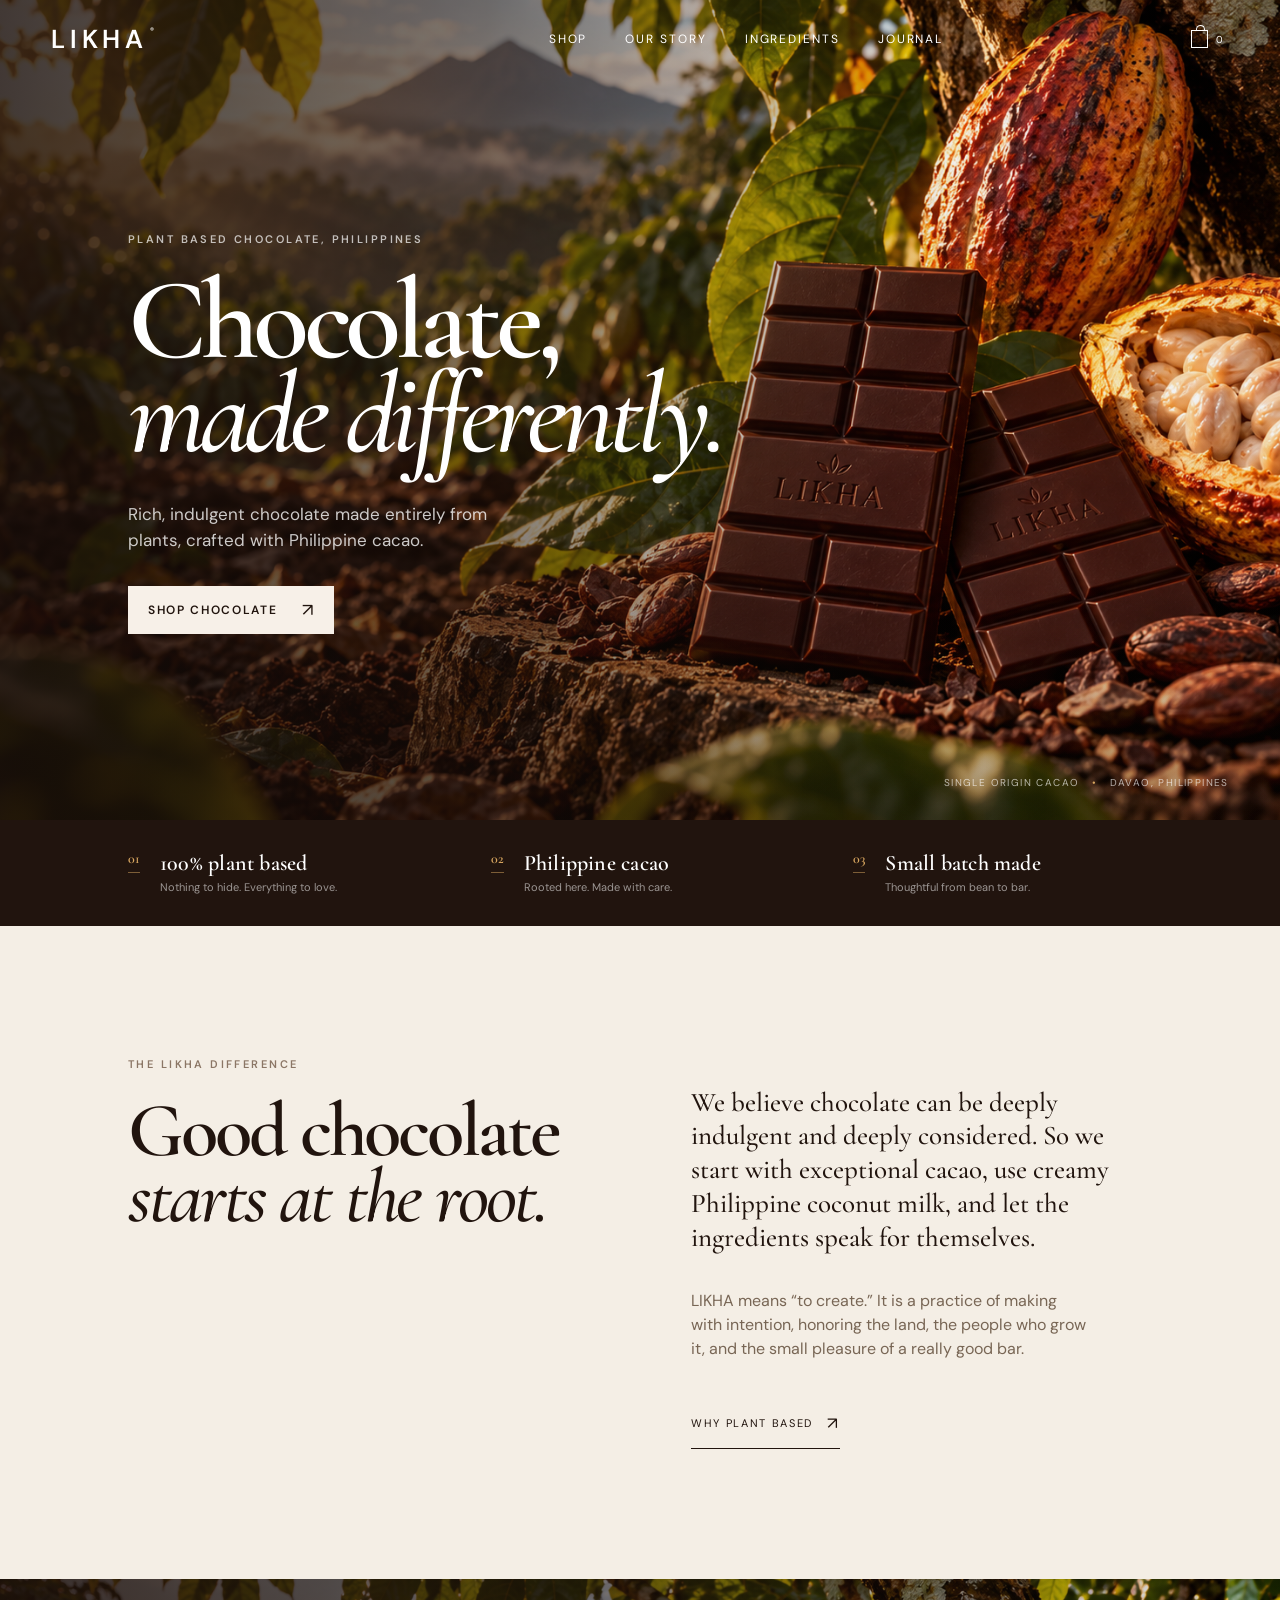
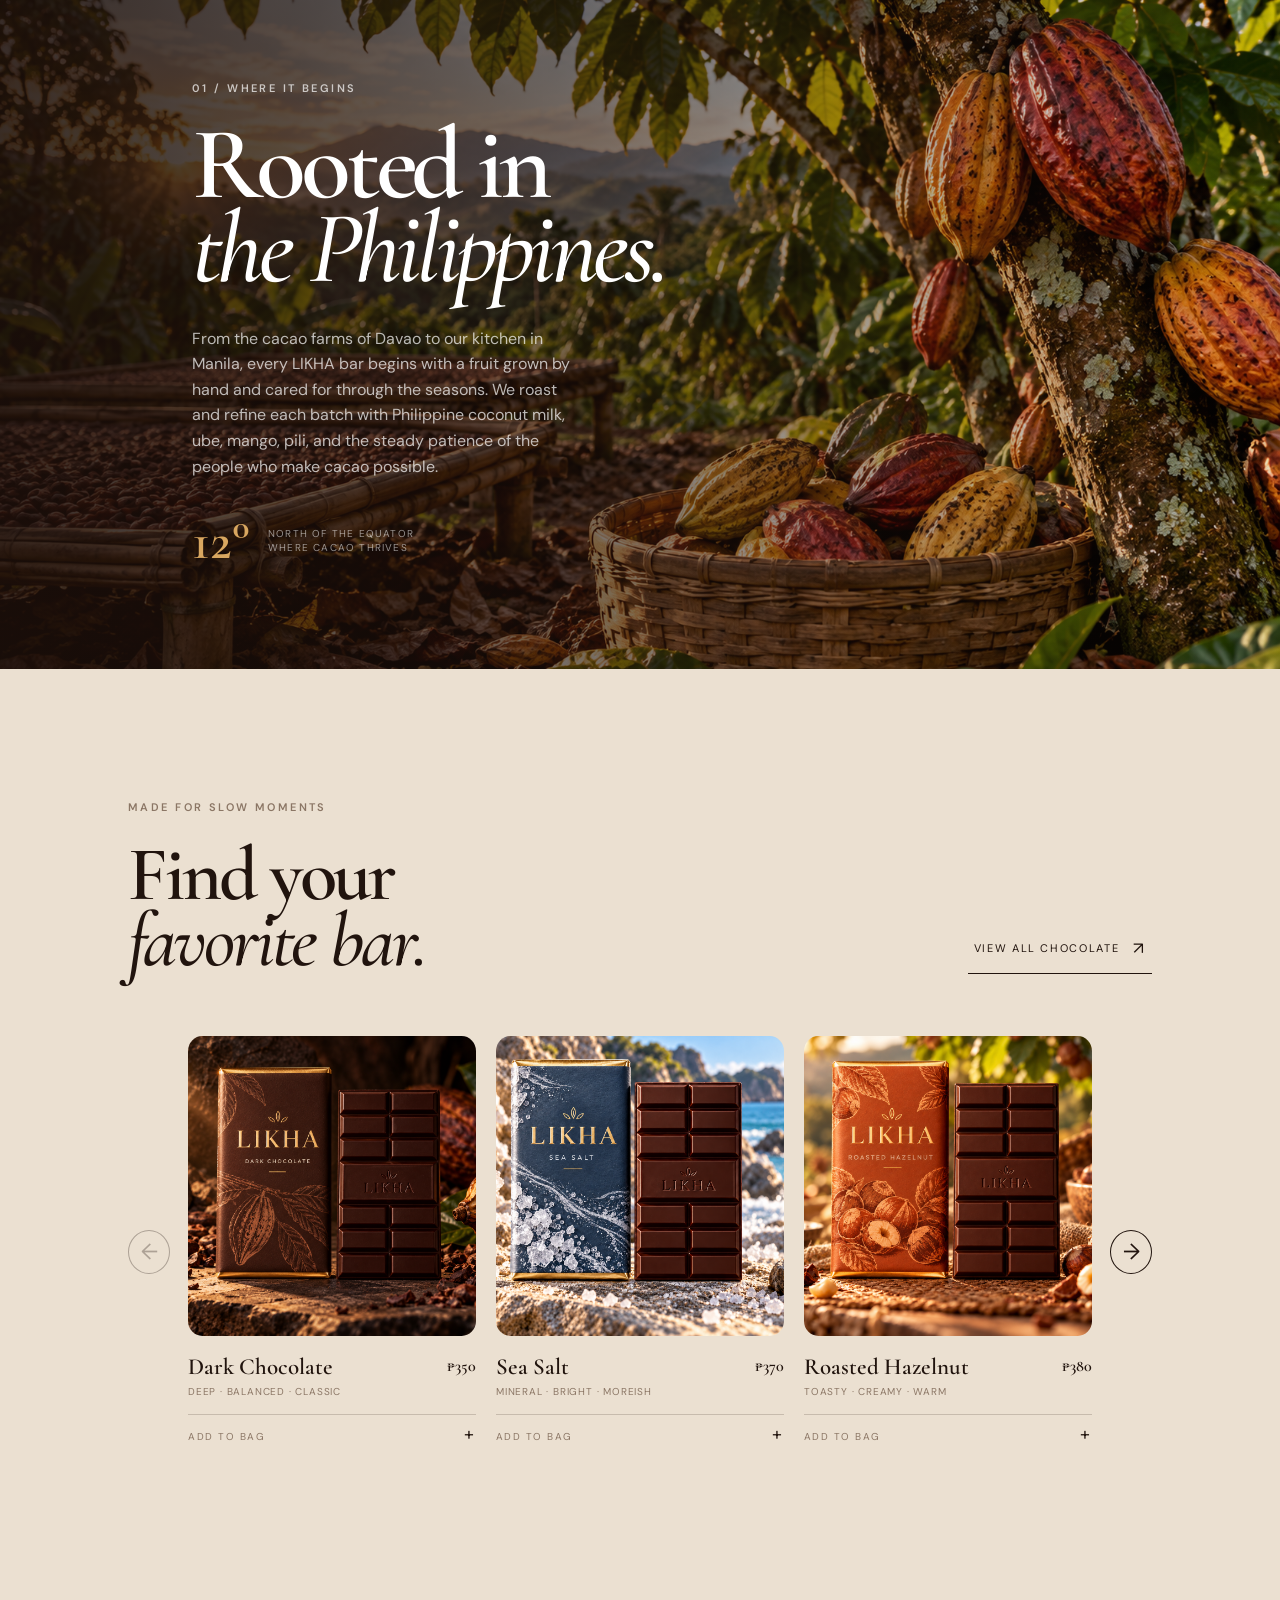
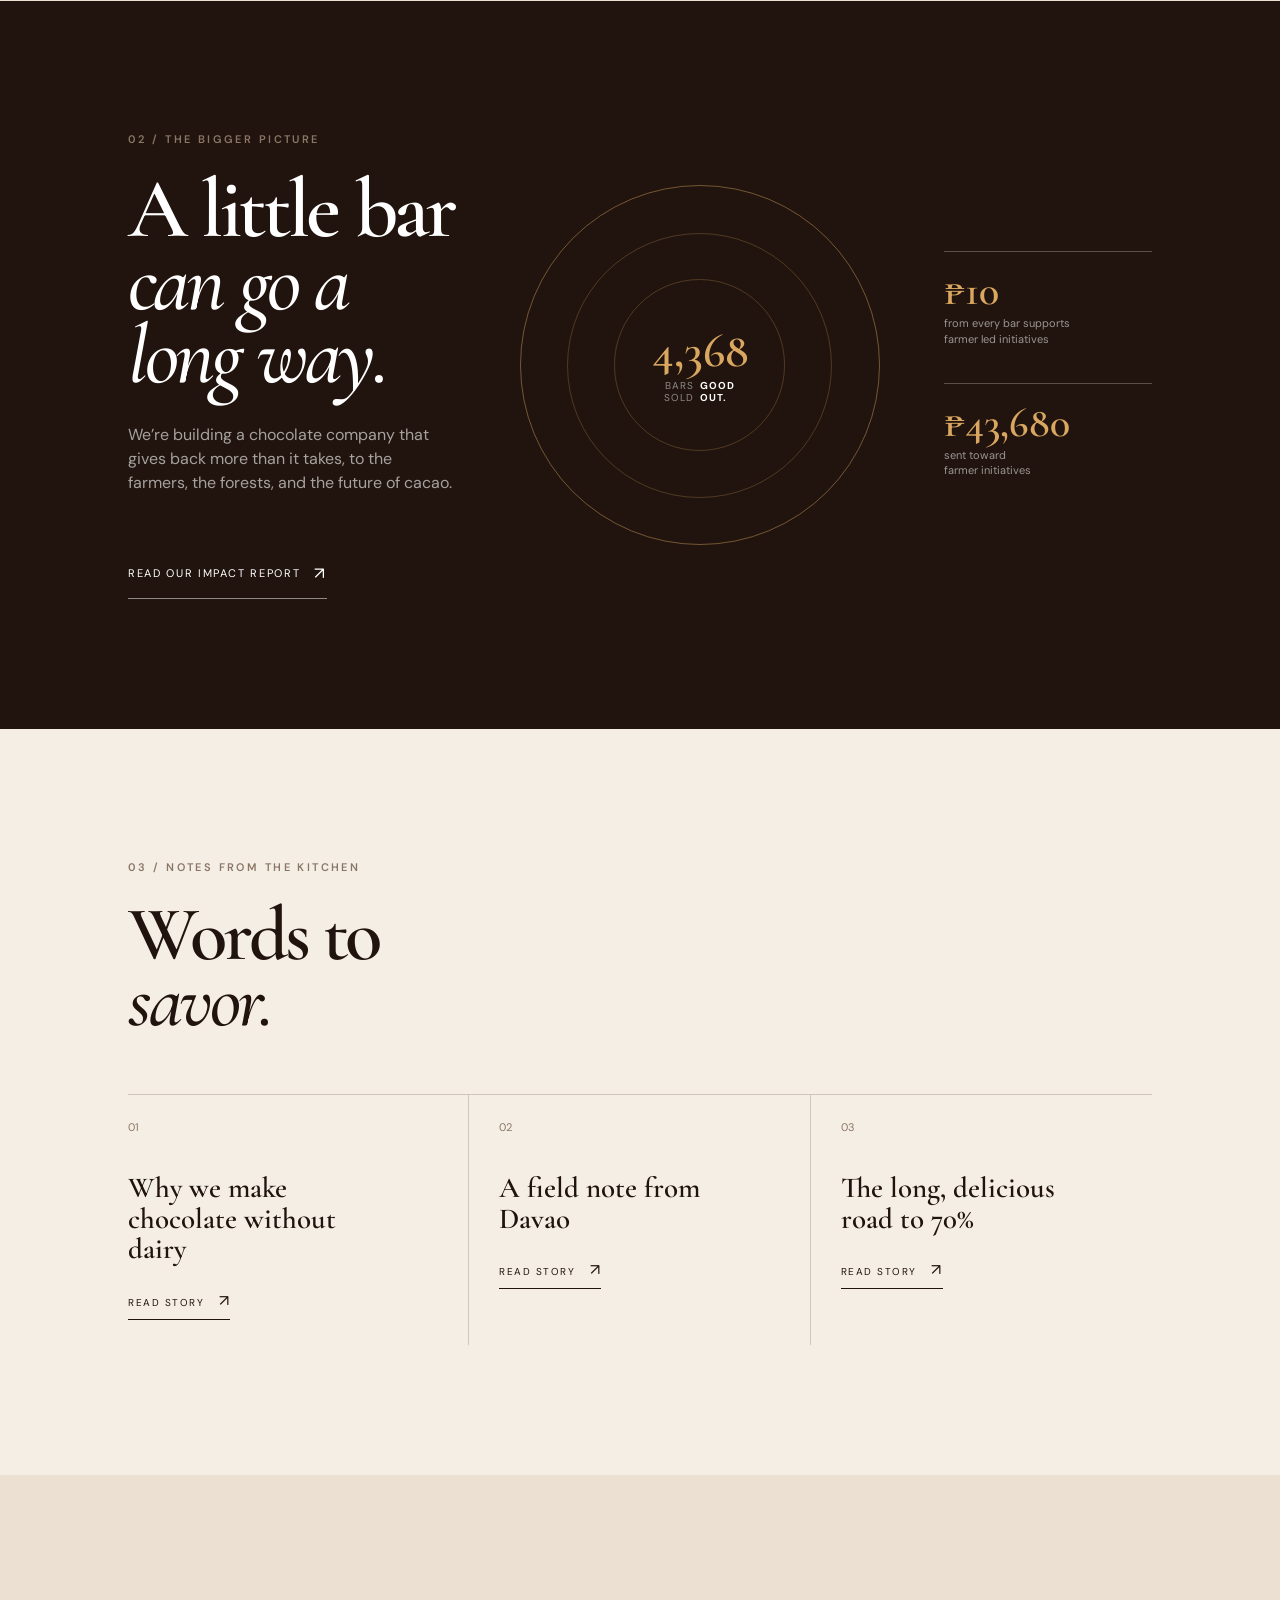
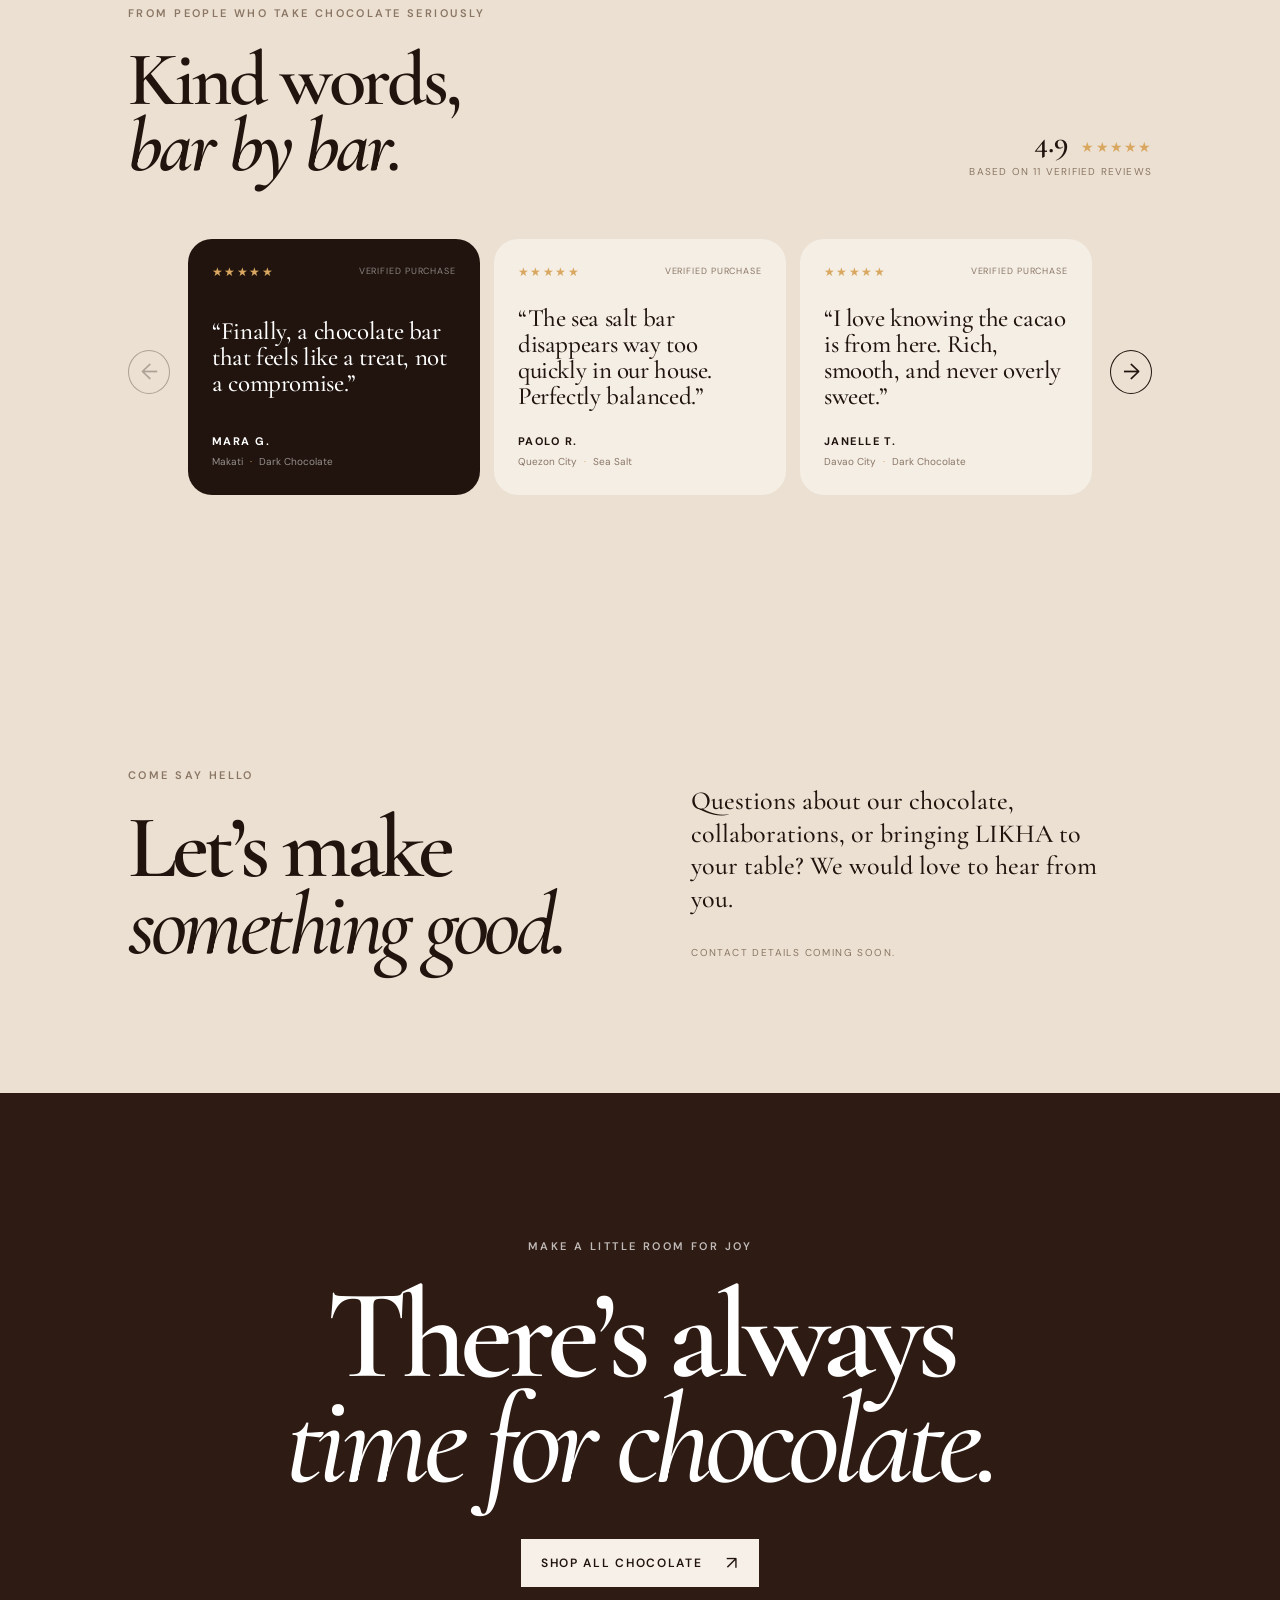
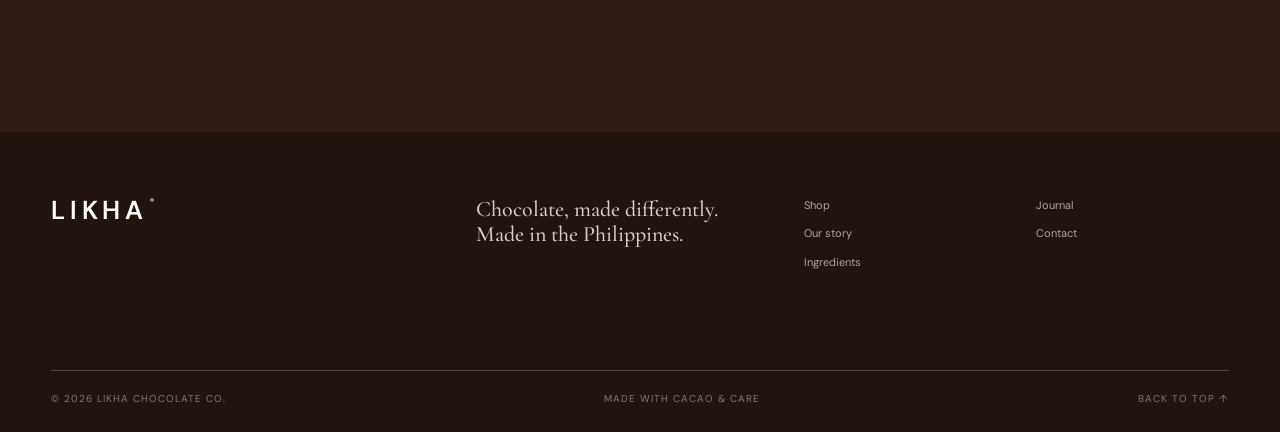
<file: index.html>
<!doctype html>
<html lang="en">
  <head>
    <meta charset="UTF-8" />
    <meta name="viewport" content="width=device-width, initial-scale=1.0" />
    <meta name="theme-color" content="#1f120d" />
    <meta name="description" content="LIKHA makes plant based chocolate with Philippine cacao." />
    <title>LIKHA, Chocolate made differently.</title>
    <link rel="icon" type="image/svg+xml" href="data:image/svg+xml,%3Csvg xmlns='http://www.w3.org/2000/svg' viewBox='0 0 32 32'%3E%3Crect width='32' height='32' rx='16' fill='%2321140e'/%3E%3Cpath d='M9 9h14v14H9z' fill='%23e4b46d' transform='rotate(45 16 16)'/%3E%3C/svg%3E" />
    <link rel="preconnect" href="https://fonts.googleapis.com" />
    <link rel="preconnect" href="https://fonts.gstatic.com" crossorigin />
    <link href="https://fonts.googleapis.com/css2?family=Cormorant+Garamond:wght@500;600;700&family=DM+Sans:wght@400;500;600&display=swap" rel="stylesheet" />
    <link rel="stylesheet" href="styles.css?v=20261010-product-mobile-frame" />
  </head>
  <body>
    <header class="site-header" id="top">
      <a class="wordmark" href="#top" aria-label="LIKHA home">LIKHA<span>®</span></a>
      <nav class="desktop-nav" aria-label="Primary navigation">
        <a href="#shop">Shop</a>
        <a href="#story">Our Story</a>
        <a href="#ingredients">Ingredients</a>
        <a href="#journal">Journal</a>
      </nav>
      <div class="header-actions">
        <button class="icon-button" aria-label="Open bag" id="bagButton"><span class="bag-icon"></span><small id="bagCount">0</small></button>
        <button class="menu-button" aria-label="Open menu" aria-expanded="false" id="menuButton"><i></i><i></i></button>
      </div>
      <nav class="mobile-nav" id="mobileNav" aria-label="Mobile navigation">
        <a href="#shop">Shop</a><a href="#story">Our Story</a><a href="#ingredients">Ingredients</a><a href="#journal">Journal</a>
      </nav>
    </header>

    <main>
      <section class="hero">
        <div class="hero-image" role="img" aria-label="A Philippine cacao grove with ripe cacao pods, beans, and embossed LIKHA chocolate bars"></div>
        <div class="hero-scrim"></div>
        <div class="hero-content">
          <p class="eyebrow light">Plant based chocolate, Philippines</p>
          <h1>Chocolate,<br /><em>made differently.</em></h1>
          <p class="hero-copy">Rich, indulgent chocolate made entirely from plants, crafted with Philippine cacao.</p>
          <a class="button button-light" href="#shop">Shop chocolate <b>↗</b></a>
        </div>
        <div class="hero-caption">Single origin cacao <span>•</span> Davao, Philippines</div>
      </section>

      <section class="values" id="values">
        <div class="value-item"><span class="value-number">01</span><div><strong>100% plant based</strong><small>Nothing to hide. Everything to love.</small></div></div>
        <div class="value-item"><span class="value-number">02</span><div><strong>Philippine cacao</strong><small>Rooted here. Made with care.</small></div></div>
        <div class="value-item"><span class="value-number">03</span><div><strong>Small batch made</strong><small>Thoughtful from bean to bar.</small></div></div>
      </section>

      <section class="story section-pad" id="story">
        <div class="story-intro">
          <p class="eyebrow">The LIKHA difference</p>
          <h2><span class="headline-line">Good chocolate</span><br /><em>starts at the<br class="mobile-break" /> root.</em></h2>
        </div>
        <div class="story-body">
          <p class="large-copy">We believe chocolate can be deeply indulgent and deeply considered. So we start with exceptional cacao, use creamy Philippine coconut milk, and let the ingredients speak for themselves.</p>
          <p>LIKHA means “to create.” It is a practice of making with intention, honoring the land, the people who grow it, and the small pleasure of a really good bar.</p>
          <a class="text-link" href="plant-based.html">Why plant based <span>↗</span></a>
        </div>
      </section>

      <section class="origin" id="ingredients">
        <div class="origin-image" role="img" aria-label="Cacao trees, ripe pods, drying beans, and woven harvest baskets in a Philippine farm"></div>
        <div class="origin-copy">
          <p class="eyebrow light">01 / Where it begins</p>
          <h2><span class="origin-line">Rooted in</span><span class="origin-line"><em>the Philippines.</em></span></h2>
          <p>From the cacao farms of Davao to our kitchen in Manila, every LIKHA bar begins with a fruit grown by hand and cared for through the seasons. We roast and refine each batch with Philippine coconut milk, ube, mango, pili, and the steady patience of the people who make cacao possible.</p>
          <div class="origin-stat"><strong>12°</strong><span>north of the equator<br />where cacao thrives</span></div>
        </div>
      </section>

      <section class="shop section-pad" id="shop">
        <div class="section-heading"><div><p class="eyebrow">Made for slow moments</p><h2>Find your<br /><em>favorite bar.</em></h2></div><button class="text-link view-all-button" id="viewAllChocolate" type="button" aria-expanded="false">View all chocolate <span>↗</span></button></div>
        <div class="product-carousel"><button class="product-arrow product-prev" aria-label="Previous chocolate products">←</button><div class="product-window"><div class="products">
          <article class="product-card" data-name="Dark Chocolate">
            <div class="product-art art-dark"><span>70%</span><i></i></div><div class="product-meta"><div><h3>Dark Chocolate</h3><p>Deep · Balanced · Classic</p></div><strong>₱350</strong></div><button class="add-button">Add to bag <span>+</span></button>
          </article>
          <article class="product-card" data-name="Sea Salt">
            <div class="product-art art-salt"><span>70%</span><i></i></div><div class="product-meta"><div><h3>Sea Salt</h3><p>Mineral · Bright · Moreish</p></div><strong>₱370</strong></div><button class="add-button">Add to bag <span>+</span></button>
          </article>
          <article class="product-card" data-name="Roasted Hazelnut">
            <div class="product-art art-hazelnut"><span>55%</span><i></i></div><div class="product-meta"><div><h3>Roasted Hazelnut</h3><p>Toasty · Creamy · Warm</p></div><strong>₱380</strong></div><button class="add-button">Add to bag <span>+</span></button>
          </article>
          <article class="product-card" data-name="Calamansi">
            <div class="product-art art-calamansi"><span>60%</span><i></i></div><div class="product-meta"><div><h3>Calamansi</h3><p>Citrus · Fragrant · Bright</p></div><strong>₱360</strong></div><button class="add-button">Add to bag <span>+</span></button>
          </article>
          <article class="product-card" data-name="Ube">
            <div class="product-art art-ube"><span>55%</span><i></i></div><div class="product-meta"><div><h3>Ube</h3><p>Velvety · Toasty · Floral</p></div><strong>₱390</strong></div><button class="add-button">Add to bag <span>+</span></button>
          </article>
          <article class="product-card" data-name="Mango">
            <div class="product-art art-mango"><span>55%</span><i></i></div><div class="product-meta"><div><h3>Mango</h3><p>Sunlit · Creamy · Tropical</p></div><strong>₱380</strong></div><button class="add-button">Add to bag <span>+</span></button>
          </article>
          <article class="product-card" data-name="Pili Coconut Milk">
            <div class="product-art art-pili"><span>60%</span><i></i></div><div class="product-meta"><div><h3>Pili Coconut Milk</h3><p>Nutty · Silky · Deep</p></div><strong>₱390</strong></div><button class="add-button">Add to bag <span>+</span></button>
          </article>
          <article class="product-card" data-name="Barako">
            <div class="product-art art-barako"><span>60%</span><i></i></div><div class="product-meta"><div><h3>Barako</h3><p>Bold · Roasted · Aromatic</p></div><strong>₱400</strong></div><button class="add-button">Add to bag <span>+</span></button>
          </article>
            <article class="product-card gift-card" data-name="LIKHA Gift Box">
            <div class="product-art art-gift-box"><span>5 bars</span><i></i></div><div class="product-meta"><div><h3>LIKHA Gift Box</h3><p>All five flavors · Gift ready</p></div><strong>₱1,750</strong></div><button class="add-button">Add to bag <span>+</span></button>
          </article>
        </div></div><button class="product-arrow product-next" aria-label="Next chocolate products">→</button></div>
      </section>

      <section class="impact section-pad">
        <div class="impact-copy"><p class="eyebrow">02 / The bigger picture</p><h2>A little bar<br /><em>can go a long way.</em></h2><p>We’re building a chocolate company that gives back more than it takes, to the farmers, the forests, and the future of cacao.</p><a class="text-link" href="impact.html">Read our impact report <span>↗</span></a></div>
        <div class="impact-ring"><div class="ring-inner"><strong data-bars-sold>0</strong><span>bars<br />sold</span><b>good<br />out.</b></div></div>
        <div class="impact-notes"><div><strong>₱10</strong><span>from every bar supports<br />farmer led initiatives</span></div><div><strong data-farmer-impact>₱0</strong><span>sent toward<br />farmer initiatives</span></div></div>
      </section>

      <section class="journal section-pad" id="journal">
        <div class="section-heading"><div><p class="eyebrow">03 / Notes from the kitchen</p><h2>Words to<br /><em>savor.</em></h2></div></div>
        <div class="journal-carousel"><button class="journal-arrow journal-prev" id="journalPrev" aria-label="Previous journal stories">←</button><div class="journal-window"><div class="journal-grid"><article><p class="journal-number">01</p><h3>Why we make chocolate without dairy</h3><a href="#journal" class="journal-link" data-story="dairy">Read story <span>↗</span></a></article><article><p class="journal-number">02</p><h3>A field note from Davao</h3><a href="#journal" class="journal-link" data-story="davao">Read story <span>↗</span></a></article><article><p class="journal-number">03</p><h3>The long, delicious road to 70%</h3><a href="#journal" class="journal-link" data-story="cacao">Read story <span>↗</span></a></article></div></div><button class="journal-arrow journal-next" id="journalNext" aria-label="Next journal stories">→</button></div>
      </section>

      <section class="reviews section-pad" id="reviews"><div class="reviews-heading"><div><p class="eyebrow">From people who take chocolate seriously</p><h2>Kind words,<br /><em>bar by bar.</em></h2></div><div class="review-summary"><strong>4.9 <span>★★★★★</span></strong><small>Based on 11 verified reviews</small></div></div><div class="review-carousel"><button class="review-arrow review-prev" aria-label="Previous customer reviews">←</button><div class="review-window"><div class="review-grid">
        <article class="review-card featured"><div class="review-top"><span class="review-stars">★★★★★</span><span class="review-verified">Verified purchase</span></div><blockquote>“Finally, a chocolate bar that feels like a treat, not a compromise.”</blockquote><div class="review-info"><strong>Mara G.</strong><span>Makati <i>·</i> Dark Chocolate</span></div></article>
        <article class="review-card"><div class="review-top"><span class="review-stars">★★★★★</span><span class="review-verified">Verified purchase</span></div><blockquote>“The sea salt bar disappears way too quickly in our house. Perfectly balanced.”</blockquote><div class="review-info"><strong>Paolo R.</strong><span>Quezon City <i>·</i> Sea Salt</span></div></article>
        <article class="review-card"><div class="review-top"><span class="review-stars">★★★★★</span><span class="review-verified">Verified purchase</span></div><blockquote>“I love knowing the cacao is from here. Rich, smooth, and never overly sweet.”</blockquote><div class="review-info"><strong>Janelle T.</strong><span>Davao City <i>·</i> Dark Chocolate</span></div></article>
        <article class="review-card"><div class="review-top"><span class="review-stars">★★★★★</span><span class="review-verified">Verified purchase</span></div><blockquote>“The calamansi is such a bright surprise. It tastes like the Philippines in one bite.”</blockquote><div class="review-info"><strong>Bea L.</strong><span>Cebu City <i>·</i> Calamansi</span></div></article>
        <article class="review-card"><div class="review-top"><span class="review-stars">★★★★★</span><span class="review-verified">Verified purchase</span></div><blockquote>“My go-to afternoon square. It has the depth of dark chocolate without the bitterness.”</blockquote><div class="review-info"><strong>Anton V.</strong><span>Pasig <i>·</i> Roasted Hazelnut</span></div></article>
        <article class="review-card"><div class="review-top"><span class="review-stars">★★★★★</span><span class="review-verified">Verified purchase</span></div><blockquote>“Beautiful packaging, thoughtful ingredients, and genuinely excellent chocolate.”</blockquote><div class="review-info"><strong>Sam C.</strong><span>Taguig <i>·</i> Sea Salt</span></div></article>
        <article class="review-card"><div class="review-top"><span class="review-stars">★★★★★</span><span class="review-verified">Verified purchase</span></div><blockquote>“I bought a box for gifts and kept three bars for myself. No regrets.”</blockquote><div class="review-info"><strong>Bianca M.</strong><span>Manila <i>·</i> Calamansi</span></div></article>
        <article class="review-card"><div class="review-top"><span class="review-stars">★★★★★</span><span class="review-verified">Verified purchase</span></div><blockquote>“The hazelnut bar is creamy and toasty in exactly the right way. A new favorite.”</blockquote><div class="review-info"><strong>Rafael D.</strong><span>Alabang <i>·</i> Roasted Hazelnut</span></div></article>
        <article class="review-card"><div class="review-top"><span class="review-stars">★★★★★</span><span class="review-verified">Verified purchase</span></div><blockquote>“You can taste the quality from the first snap. LIKHA makes plant based feel luxurious.”</blockquote><div class="review-info"><strong>Nicole F.</strong><span>San Juan <i>·</i> Dark Chocolate</span></div></article>
        <article class="review-card"><div class="review-top"><span class="review-stars">★★★★★</span><span class="review-verified">Verified purchase</span></div><blockquote>“A thoughtful local brand with a bar I’m happy to bring to every dinner.”</blockquote><div class="review-info"><strong>Carlo E.</strong><span>Pasay <i>·</i> Sea Salt</span></div></article>
        <article class="review-card"><div class="review-top"><span class="review-stars">★★★★★</span><span class="review-verified">Verified purchase</span></div><blockquote>“Bright, not sugary, and beautifully made. The calamansi bar is magic.”</blockquote><div class="review-info"><strong>Isla K.</strong><span>Antipolo <i>·</i> Calamansi</span></div></article>
      </div></div><button class="review-arrow review-next" aria-label="Next customer reviews">→</button></div></section>
      <section class="contact section-pad" id="contact"><div class="contact-copy"><p class="eyebrow">Come say hello</p><h2>Let’s make<br /><em>something good.</em></h2></div><div class="contact-body"><p>Questions about our chocolate, collaborations, or bringing LIKHA to your table? We would love to hear from you.</p><span class="contact-note">Contact details coming soon.</span></div></section>
      <section class="final-cta"><p class="eyebrow light">Make a little room for joy</p><h2>There’s always<br /><em>time for chocolate.</em></h2><a class="button button-light" href="#shop">Shop all chocolate <b>↗</b></a></section>
    </main>

    <footer class="site-footer"><div class="footer-top"><a class="wordmark" href="#top">LIKHA<span>®</span></a><p>Chocolate, made differently.<br />Made in the Philippines.</p><div class="footer-links"><a href="#shop">Shop</a><a href="#story">Our story</a><a href="#ingredients">Ingredients</a></div><div class="footer-links"><a href="#journal">Journal</a><a href="#contact">Contact</a></div></div><div class="footer-bottom"><span>© <span id="year"></span> LIKHA Chocolate Co.</span><span>Made with cacao & care</span><a href="#top">Back to top ↑</a></div></footer>
    <dialog class="product-dialog" id="productDialog" aria-labelledby="dialogTitle">
      <button class="dialog-close" id="dialogClose" type="button" aria-label="Close product details">×</button>
      <div class="dialog-layout">
        <div class="dialog-image" id="dialogImage" aria-label="Product photograph"></div>
        <div class="dialog-copy">
          <p class="eyebrow" id="dialogEyebrow">Made in the Philippines</p>
          <h2 id="dialogTitle">Dark Chocolate</h2>
          <p class="dialog-description" id="dialogDescription"></p>
          <div class="dialog-facts">
            <div><span>Ingredients</span><strong id="dialogIngredients"></strong></div>
            <div><span>Sourced from</span><strong id="dialogSource"></strong></div>
            <div><span>Format</span><strong id="dialogFormat"></strong></div>
          </div>
          <div class="dialog-story"><p class="eyebrow">The story in this bar</p><p id="dialogStory"></p></div>
          <p class="dialog-note" id="dialogNote"></p>
          <div class="dialog-actions"><strong id="dialogPrice"></strong><button class="button button-dark dialog-add" id="dialogAdd" type="button">Add to bag <b>+</b></button></div>
        </div>
      </div>
    </dialog>
    <dialog class="gift-dialog" id="giftDialog" aria-labelledby="giftDialogTitle">
      <button class="dialog-close" id="giftDialogClose" type="button" aria-label="Close gift box selection">×</button>
      <div class="gift-dialog-copy">
        <p class="eyebrow">Make it yours</p>
        <h2 id="giftDialogTitle">Choose your five flavours.</h2>
        <p class="gift-dialog-intro">Build a gift box that feels personal. Pick any five bars from the collection. Repeats are welcome.</p>
        <div class="flavour-picks" id="flavourPicks">
          <label><span>Bar 1</span><select aria-label="Gift box bar 1"></select></label>
          <label><span>Bar 2</span><select aria-label="Gift box bar 2"></select></label>
          <label><span>Bar 3</span><select aria-label="Gift box bar 3"></select></label>
          <label><span>Bar 4</span><select aria-label="Gift box bar 4"></select></label>
          <label><span>Bar 5</span><select aria-label="Gift box bar 5"></select></label>
        </div>
        <div class="gift-dialog-actions"><strong>₱1,750</strong><button class="button button-dark" id="giftDialogAdd" type="button">Add box to bag <b>+</b></button></div>
      </div>
    </dialog>
    <dialog class="journal-dialog" id="journalDialog" aria-labelledby="journalDialogTitle">
      <button class="dialog-close" id="journalDialogClose" type="button" aria-label="Close journal story">×</button>
      <div class="journal-dialog-copy">
        <p class="eyebrow">Notes from the kitchen</p>
        <h2 id="journalDialogTitle"></h2>
        <p id="journalDialogBody"></p>
      </div>
    </dialog>
    <dialog class="cart-dialog" id="cartDialog" aria-labelledby="cartDialogTitle">
      <button class="dialog-close" id="cartDialogClose" type="button" aria-label="Close shopping bag">×</button>
      <div class="cart-dialog-copy">
        <p class="eyebrow">Your selections</p>
        <h2 id="cartDialogTitle">Your collection.</h2>
        <div class="cart-items" id="cartItems"></div>
        <div class="cart-empty" id="cartEmpty">Your bag is waiting for chocolate.</div>
        <div class="cart-summary"><span>Items</span><strong id="cartSubtotal">₱0</strong></div>
        <button class="button button-dark cart-checkout" id="cartCheckout" type="button">Checkout <b>↗</b></button>
      </div>
    </dialog>
    <div class="toast" id="toast" role="status" aria-live="polite"></div>
    <script src="script.js?v=20261010-journal"></script>
    <script src="impact-counter.js"></script>
  </body>
</html>
</file>
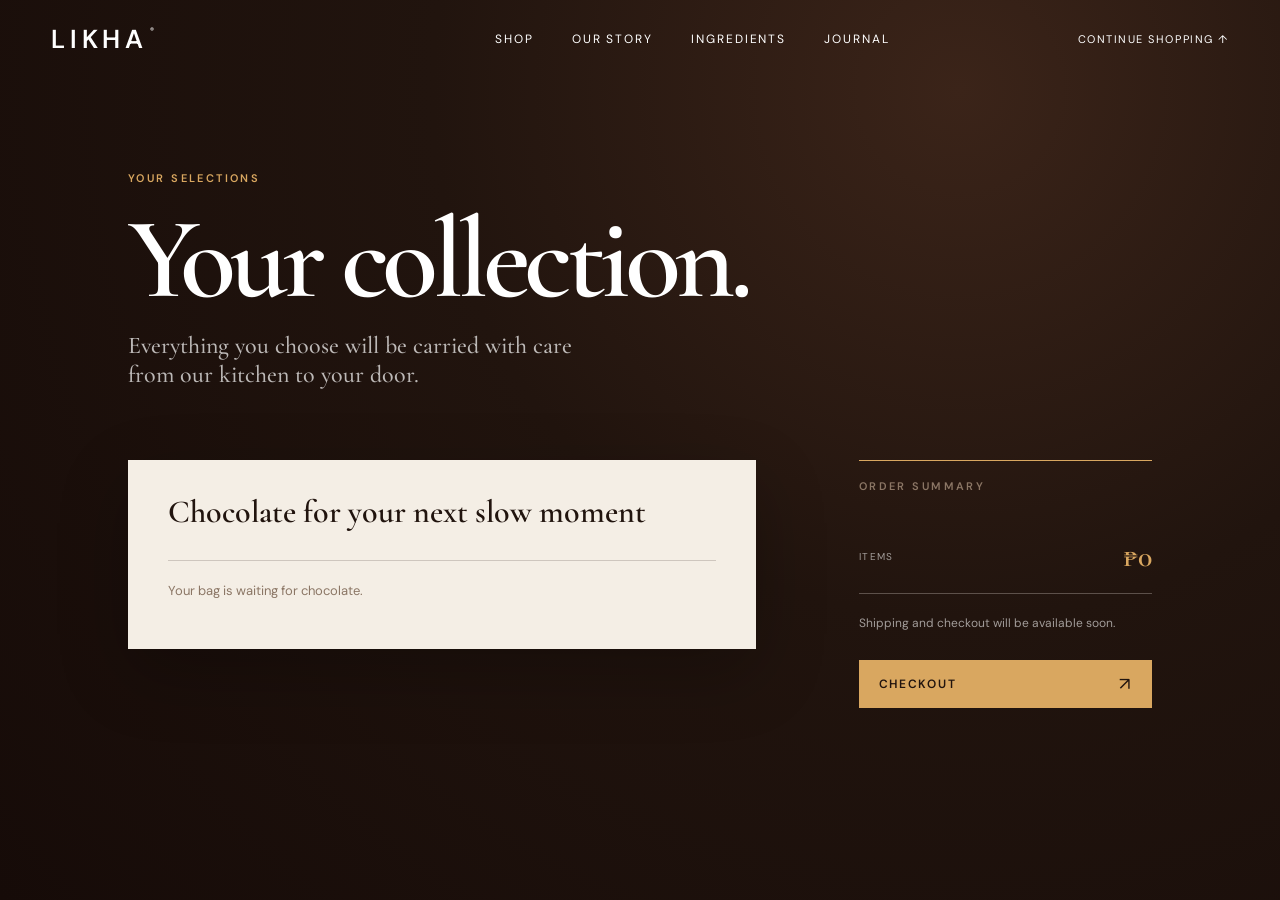
<file: cart.html>
<!doctype html>
<html lang="en">
  <head>
    <meta charset="UTF-8" />
    <meta name="viewport" content="width=device-width, initial-scale=1.0" />
    <meta name="theme-color" content="#21140e" />
    <meta name="description" content="Your LIKHA chocolate selections." />
    <title>LIKHA, Your collection</title>
    <link rel="stylesheet" href="styles.css" />
  </head>
  <body class="cart-page">
    <header class="site-header cart-page-header">
      <a class="wordmark" href="index.html" aria-label="LIKHA home">LIKHA<span>®</span></a>
      <nav class="desktop-nav" aria-label="Primary navigation">
        <a href="index.html#shop">Shop</a>
        <a href="index.html#story">Our story</a>
        <a href="index.html#ingredients">Ingredients</a>
        <a href="index.html#journal">Journal</a>
      </nav>
      <a class="cart-page-back" href="index.html#shop">Continue shopping ↑</a>
    </header>

    <main class="cart-page-main">
      <div class="cart-page-heading"><p class="eyebrow">Your selections</p><h1>Your collection.</h1><p>Everything you choose will be carried with care from our kitchen to your door.</p></div>
      <div class="cart-page-layout">
        <section class="cart-page-card" aria-labelledby="cartPageItemsTitle">
          <h2 id="cartPageItemsTitle">Chocolate for your next slow moment</h2>
          <div id="cartPageItems"></div>
          <p class="cart-page-empty" id="cartPageEmpty">Your bag is waiting for chocolate.</p>
        </section>
        <aside class="cart-page-summary">
          <p class="eyebrow">Order summary</p>
          <div><span>Items</span><strong id="cartPageSubtotal">₱0</strong></div>
          <p class="cart-page-note">Shipping and checkout will be available soon.</p>
          <button class="button button-dark" id="cartPageCheckout" type="button">Checkout <b>↗</b></button>
        </aside>
      </div>
    </main>
    <div class="toast" id="cartPageToast" role="status" aria-live="polite"></div>
    <script src="cart-page.js"></script>
  </body>
</html>
</file>
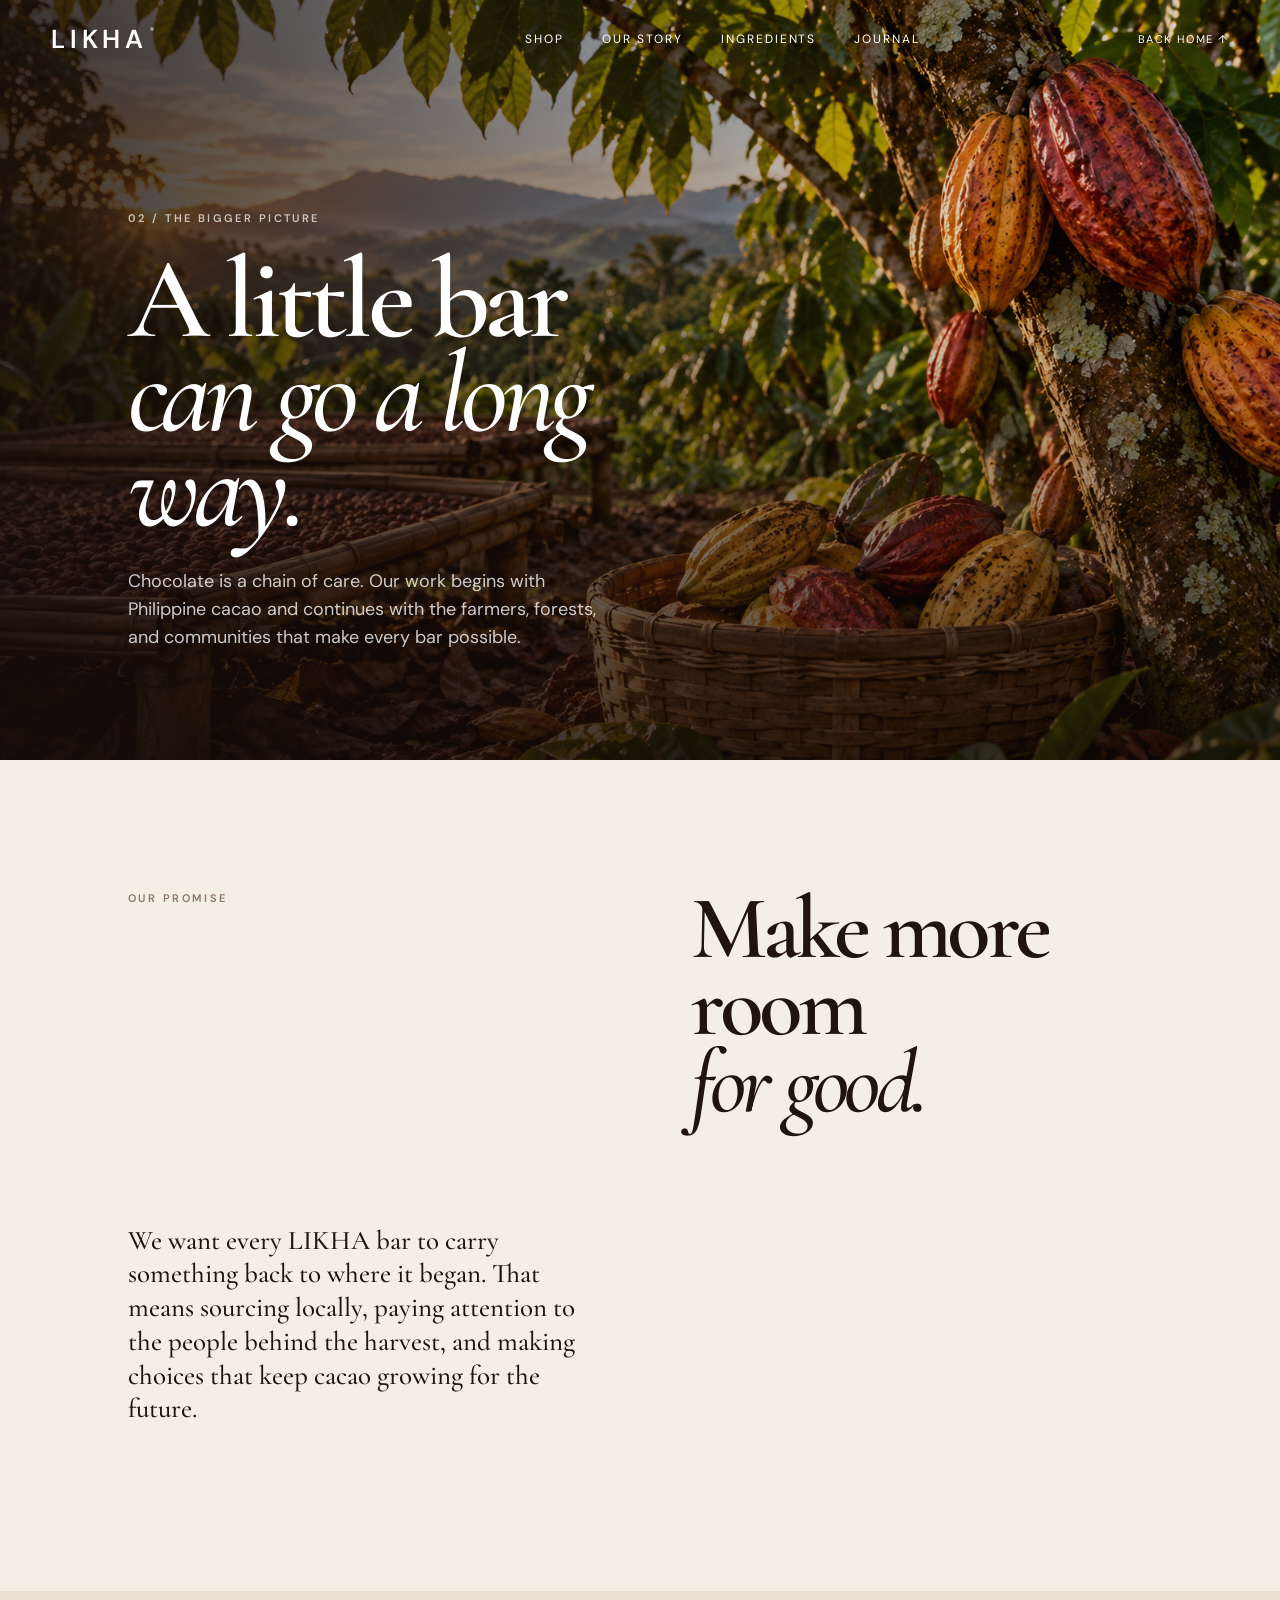
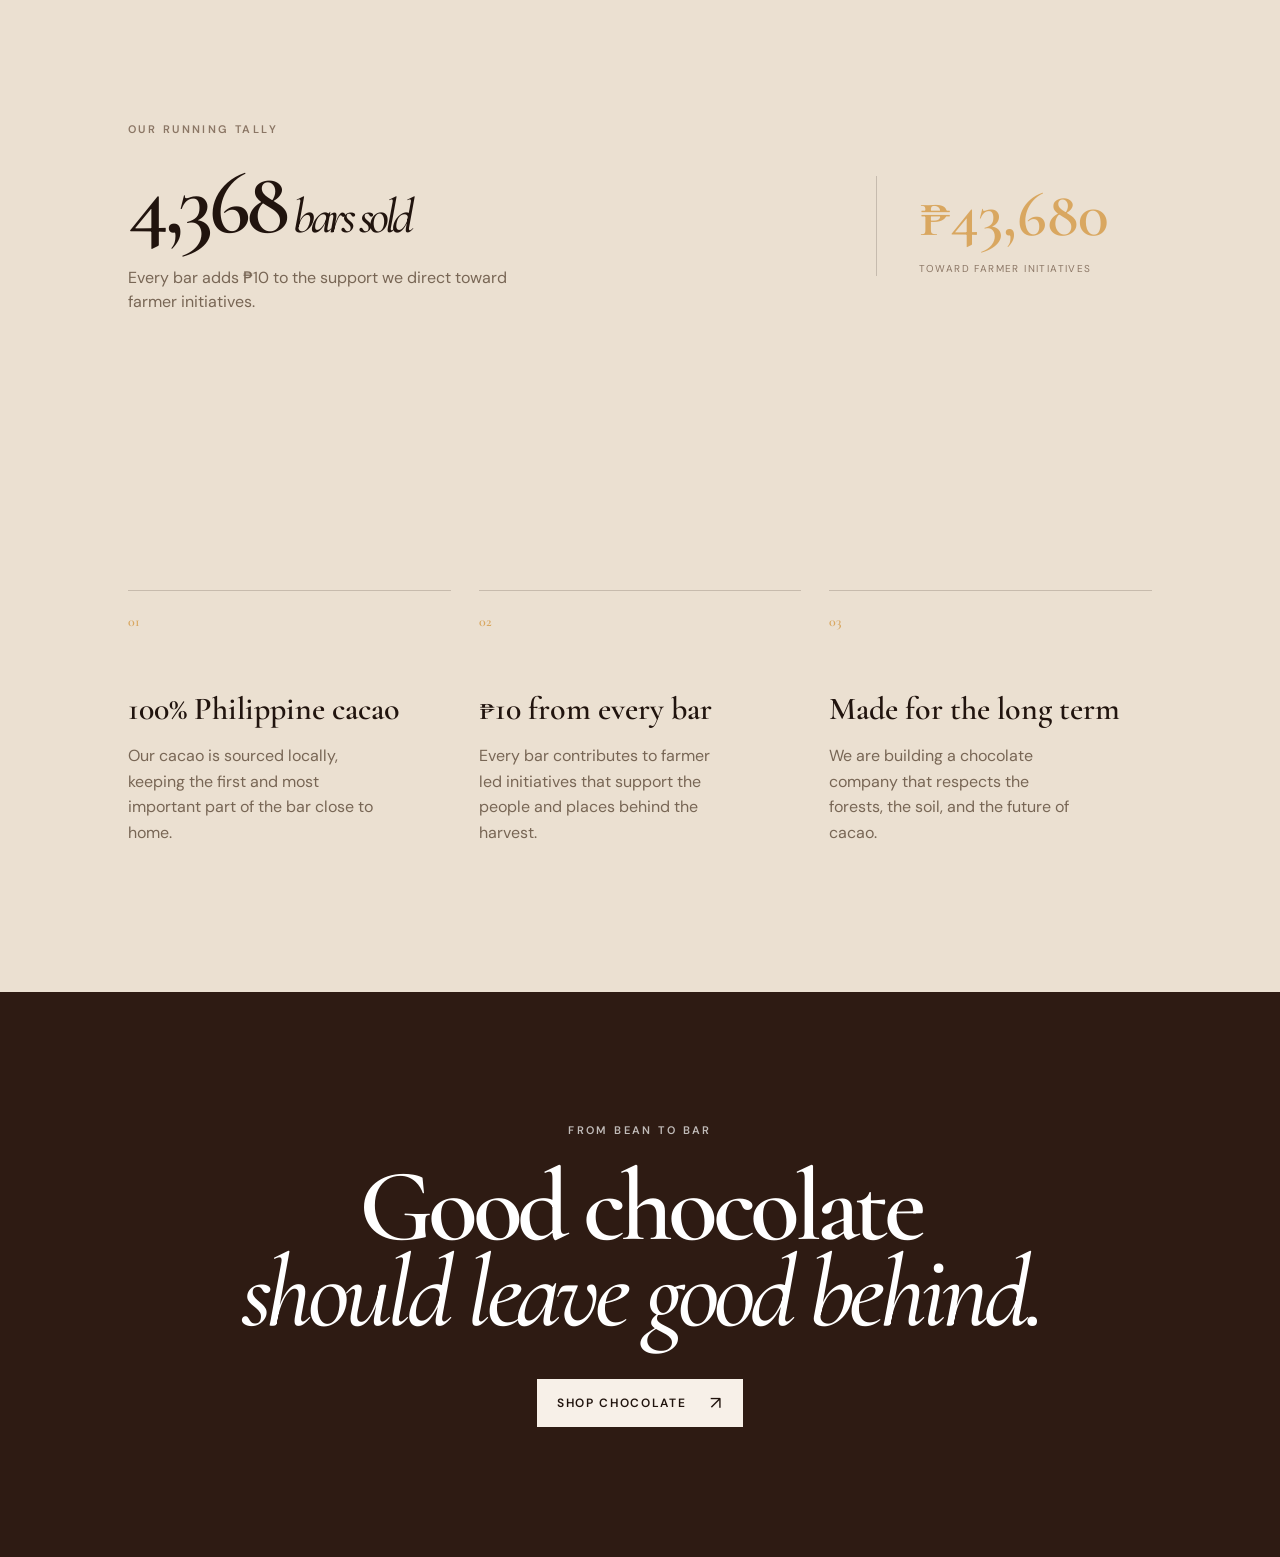
<file: impact.html>
<!doctype html>
<html lang="en">
  <head>
    <meta charset="UTF-8" />
    <meta name="viewport" content="width=device-width, initial-scale=1.0" />
    <meta name="theme-color" content="#21140e" />
    <meta name="description" content="How LIKHA supports Philippine cacao and the people who grow it." />
    <title>LIKHA, Our impact</title>
    <link rel="stylesheet" href="styles.css" />
  </head>
  <body class="impact-page">
    <header class="site-header impact-header">
      <a class="wordmark" href="index.html" aria-label="LIKHA home">LIKHA<span>®</span></a>
      <nav class="desktop-nav" aria-label="Primary navigation">
        <a href="index.html#shop">Shop</a>
        <a href="index.html#story">Our story</a>
        <a href="index.html#ingredients">Ingredients</a>
        <a href="index.html#journal">Journal</a>
      </nav>
      <a class="impact-back" href="index.html">Back home ↑</a>
    </header>

    <main>
      <section class="impact-page-hero">
        <div class="impact-page-hero-image" aria-hidden="true"></div>
        <div class="impact-page-hero-scrim"></div>
        <div class="impact-page-hero-copy">
          <p class="eyebrow light">02 / The bigger picture</p>
          <h1>A little bar<br /><em>can go a long way.</em></h1>
          <p>Chocolate is a chain of care. Our work begins with Philippine cacao and continues with the farmers, forests, and communities that make every bar possible.</p>
        </div>
      </section>

      <section class="impact-report-intro section-pad">
        <p class="eyebrow">Our promise</p>
        <h2>Make more room<br /><em>for good.</em></h2>
        <p class="large-copy">We want every LIKHA bar to carry something back to where it began. That means sourcing locally, paying attention to the people behind the harvest, and making choices that keep cacao growing for the future.</p>
      </section>

      <section class="impact-live-counter section-pad">
        <div><p class="eyebrow">Our running tally</p><h2><span data-bars-sold>0</span><em> bars sold</em></h2><p>Every bar adds ₱10 to the support we direct toward farmer initiatives.</p></div>
        <div class="impact-counter-total"><span data-farmer-impact>₱0</span><small>toward farmer initiatives</small></div>
      </section>

      <section class="impact-report-cards section-pad">
        <article><span>01</span><h3>100% Philippine cacao</h3><p>Our cacao is sourced locally, keeping the first and most important part of the bar close to home.</p></article>
        <article><span>02</span><h3>₱10 from every bar</h3><p>Every bar contributes to farmer led initiatives that support the people and places behind the harvest.</p></article>
        <article><span>03</span><h3>Made for the long term</h3><p>We are building a chocolate company that respects the forests, the soil, and the future of cacao.</p></article>
      </section>

      <section class="impact-report-close section-pad">
        <p class="eyebrow light">From bean to bar</p>
        <h2>Good chocolate<br /><em>should leave good behind.</em></h2>
        <a class="button button-light" href="index.html#shop">Shop chocolate <b>↗</b></a>
      </section>
    </main>
    <script src="impact-counter.js"></script>
  </body>
</html>
</file>
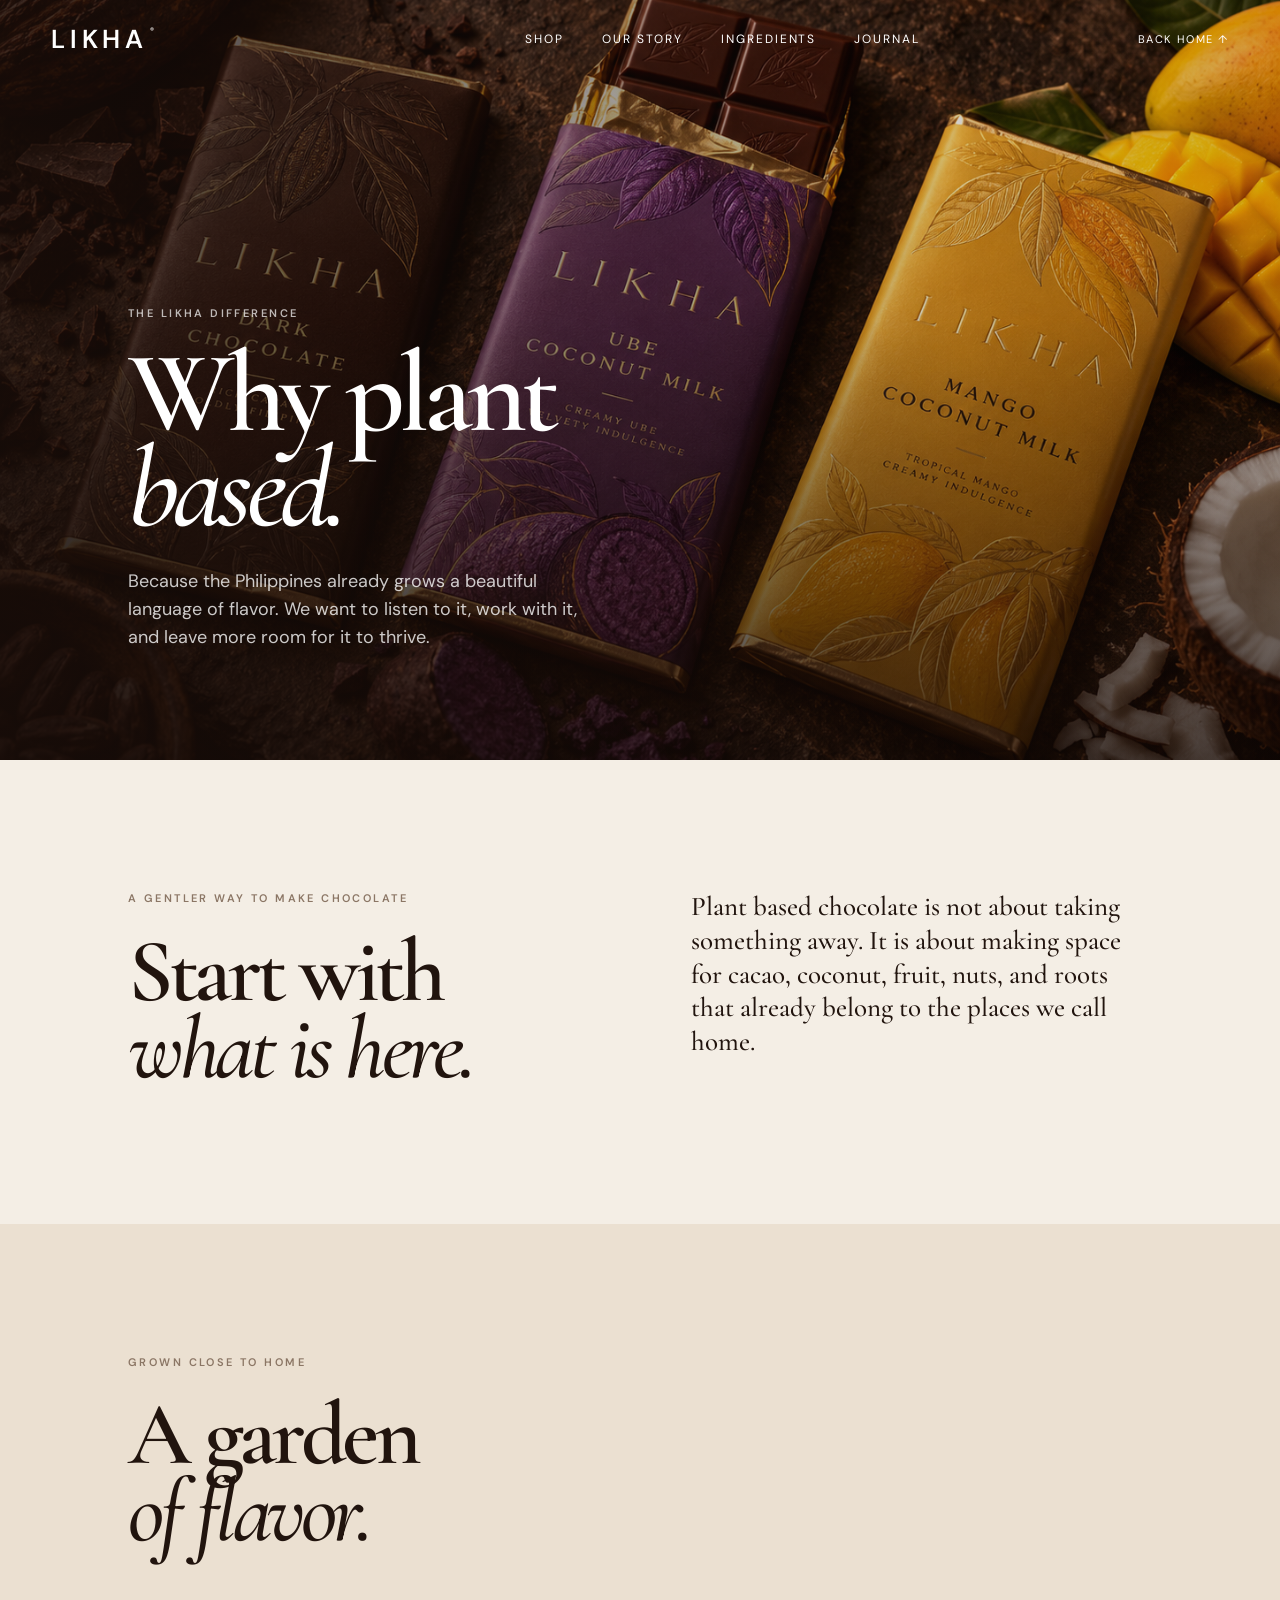
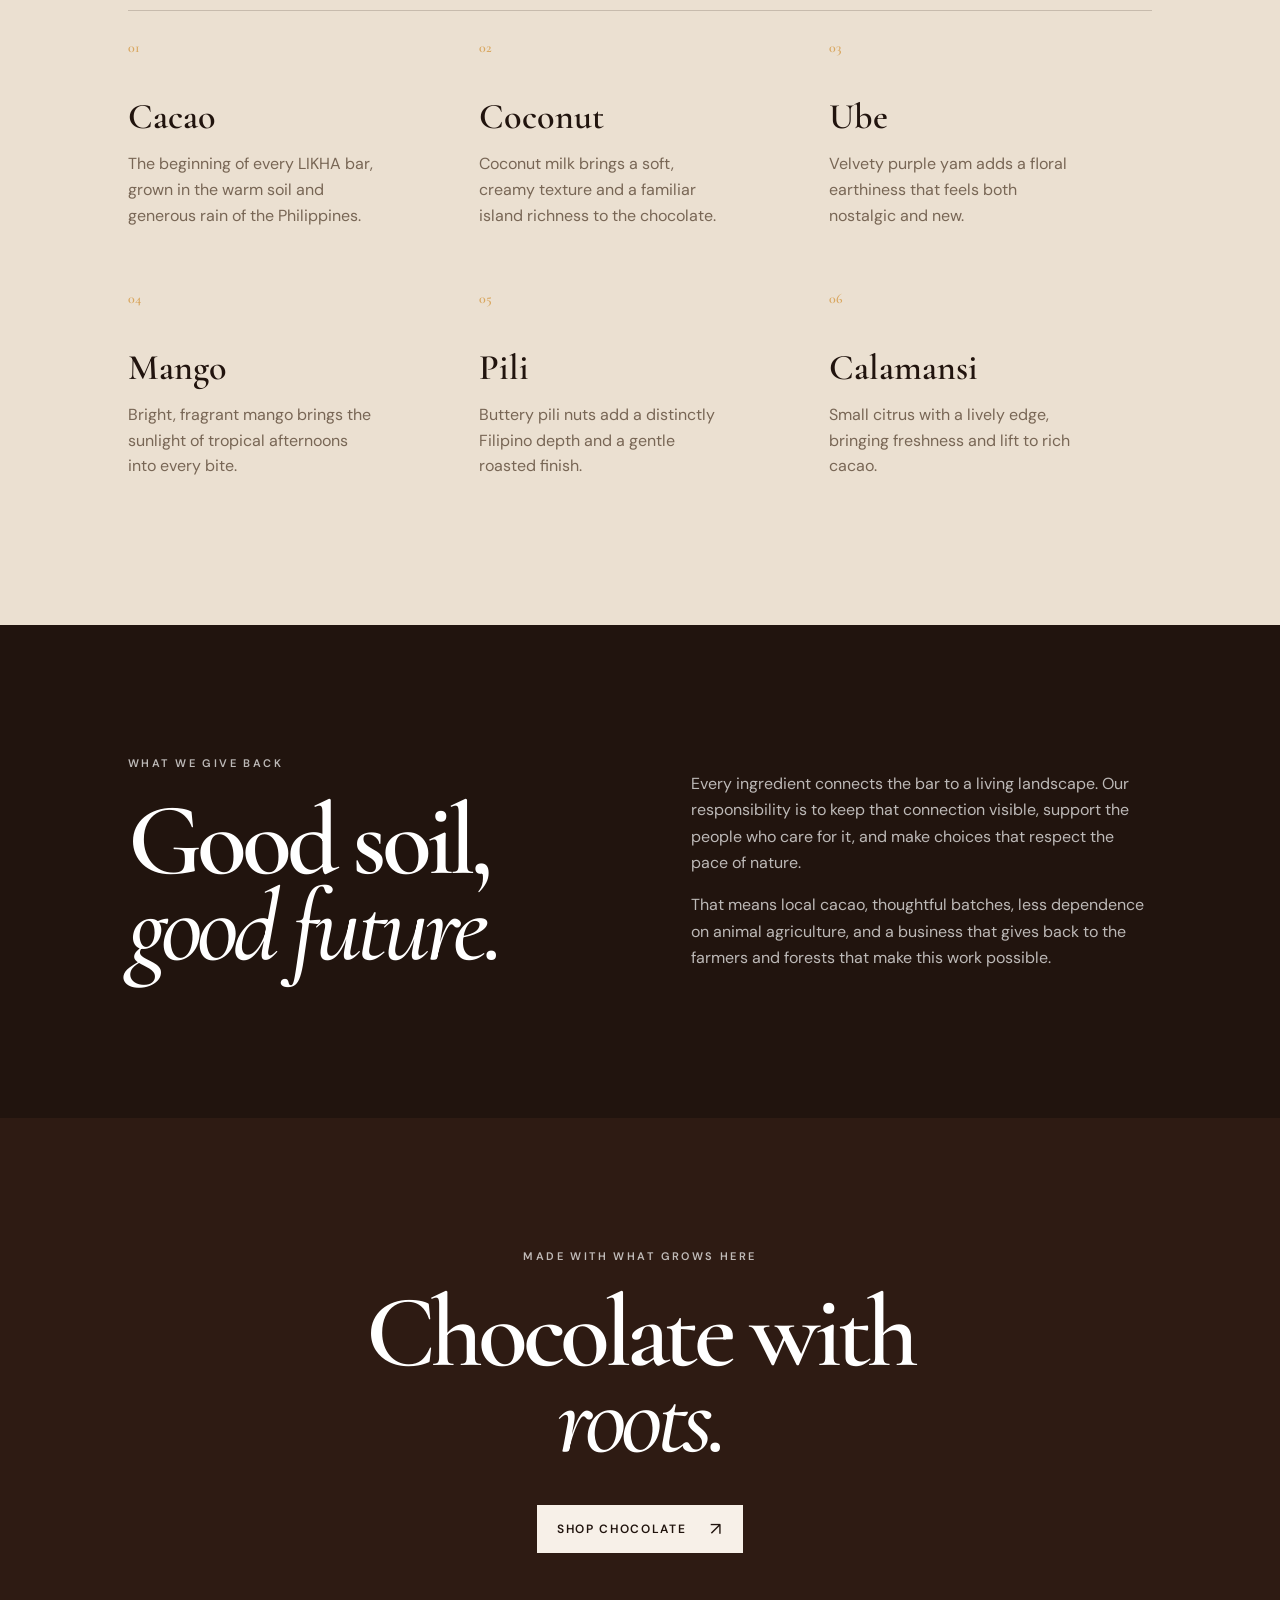
<file: plant-based.html>
<!doctype html>
<html lang="en">
  <head>
    <meta charset="UTF-8" />
    <meta name="viewport" content="width=device-width, initial-scale=1.0" />
    <meta name="theme-color" content="#21140e" />
    <meta name="description" content="Why LIKHA makes plant based chocolate with ingredients grown in the Philippines." />
    <title>LIKHA, Why plant based</title>
    <link rel="stylesheet" href="styles.css" />
  </head>
  <body class="plant-page">
    <header class="site-header plant-header">
      <a class="wordmark" href="index.html" aria-label="LIKHA home">LIKHA<span>®</span></a>
      <nav class="desktop-nav" aria-label="Primary navigation">
        <a href="index.html#shop">Shop</a>
        <a href="index.html#story">Our story</a>
        <a href="index.html#ingredients">Ingredients</a>
        <a href="index.html#journal">Journal</a>
      </nav>
      <a class="impact-back" href="index.html">Back home ↑</a>
    </header>

    <main>
      <section class="plant-page-hero">
        <div class="plant-page-image" aria-hidden="true"></div>
        <div class="plant-page-scrim"></div>
        <div class="plant-page-copy">
          <p class="eyebrow light">The LIKHA difference</p>
          <h1>Why plant<br /><em>based.</em></h1>
          <p>Because the Philippines already grows a beautiful language of flavor. We want to listen to it, work with it, and leave more room for it to thrive.</p>
        </div>
      </section>

      <section class="plant-intro section-pad">
        <div><p class="eyebrow">A gentler way to make chocolate</p><h2>Start with<br /><em>what is here.</em></h2></div>
        <p class="large-copy">Plant based chocolate is not about taking something away. It is about making space for cacao, coconut, fruit, nuts, and roots that already belong to the places we call home.</p>
      </section>

      <section class="ingredient-garden section-pad">
        <div class="section-heading"><div><p class="eyebrow">Grown close to home</p><h2>A garden<br /><em>of flavor.</em></h2></div></div>
        <div class="ingredient-grid">
          <article><span>01</span><h3>Cacao</h3><p>The beginning of every LIKHA bar, grown in the warm soil and generous rain of the Philippines.</p></article>
          <article><span>02</span><h3>Coconut</h3><p>Coconut milk brings a soft, creamy texture and a familiar island richness to the chocolate.</p></article>
          <article><span>03</span><h3>Ube</h3><p>Velvety purple yam adds a floral earthiness that feels both nostalgic and new.</p></article>
          <article><span>04</span><h3>Mango</h3><p>Bright, fragrant mango brings the sunlight of tropical afternoons into every bite.</p></article>
          <article><span>05</span><h3>Pili</h3><p>Buttery pili nuts add a distinctly Filipino depth and a gentle roasted finish.</p></article>
          <article><span>06</span><h3>Calamansi</h3><p>Small citrus with a lively edge, bringing freshness and lift to rich cacao.</p></article>
        </div>
      </section>

      <section class="nature-promise section-pad">
        <div class="nature-promise-copy"><p class="eyebrow light">What we give back</p><h2>Good soil,<br /><em>good future.</em></h2></div>
        <div class="nature-promise-body"><p>Every ingredient connects the bar to a living landscape. Our responsibility is to keep that connection visible, support the people who care for it, and make choices that respect the pace of nature.</p><p>That means local cacao, thoughtful batches, less dependence on animal agriculture, and a business that gives back to the farmers and forests that make this work possible.</p></div>
      </section>

      <section class="plant-page-close section-pad">
        <p class="eyebrow light">Made with what grows here</p>
        <h2>Chocolate with<br /><em>roots.</em></h2>
        <a class="button button-light" href="index.html#shop">Shop chocolate <b>↗</b></a>
      </section>
    </main>
  </body>
</html>
</file>
<file: styles.css>
@import url('https://fonts.googleapis.com/css2?family=Cormorant+Garamond:wght@500;600;700&family=DM+Sans:wght@400;500;600&display=swap');
:root{--cacao:#21140e;--cacao-2:#2e1b13;--cream:#f4eee5;--paper:#ebe0d1;--ink:#21140e;--muted:#8b7665;--gold:#d9a760;--line:rgba(33,20,14,.18);--serif:'Cormorant Garamond',Georgia,serif;--sans:'DM Sans',Arial,sans-serif}*{box-sizing:border-box}html{scroll-behavior:smooth}body{margin:0;background:var(--cream);color:var(--ink);font-family:var(--sans);font-size:16px;line-height:1.5}a{color:inherit;text-decoration:none}button{font:inherit;color:inherit;border:0;background:none;cursor:pointer} .site-header{height:78px;position:absolute;z-index:5;top:0;left:0;width:100%;padding:0 4vw;display:flex;align-items:center;justify-content:space-between;color:#fff}.wordmark{font:600 26px/1 var(--sans);letter-spacing:.18em}.wordmark span{font-size:8px;vertical-align:top;margin-left:2px;letter-spacing:0}.desktop-nav{display:flex;gap:38px;margin-left:12vw;font-size:12px;text-transform:uppercase;letter-spacing:.16em}.desktop-nav a,.footer-links a{transition:opacity .2s}.desktop-nav a:hover,.footer-links a:hover{opacity:.55}.header-actions{display:flex;align-items:center;gap:22px}.icon-button{display:flex;align-items:center;gap:8px;color:#fff}.bag-icon{width:17px;height:18px;border:1px solid currentColor;display:inline-block;position:relative}.bag-icon:before{content:'';position:absolute;width:7px;height:5px;border:1px solid currentColor;border-bottom:0;border-radius:6px 6px 0 0;top:-6px;left:4px}.icon-button small{font-size:10px}.menu-button,.mobile-nav{display:none}.hero{height:min(820px,100vh);min-height:680px;position:relative;display:flex;align-items:center;color:#fff;overflow:hidden}.hero-image,.origin-image{position:absolute;inset:0;background-image:url('./assets/likha-hero.png');background-size:cover;background-position:center}.hero-scrim{position:absolute;inset:0;background:linear-gradient(90deg,rgba(24,13,9,.82) 0%,rgba(24,13,9,.55) 38%,rgba(24,13,9,.05) 75%),linear-gradient(0deg,rgba(16,7,4,.35),transparent 30%)}.hero-content{position:relative;margin-left:10vw;margin-top:5vh;max-width:620px}.eyebrow{font-size:11px;text-transform:uppercase;letter-spacing:.22em;font-weight:600;color:var(--muted);margin:0 0 26px}.eyebrow.light{color:rgba(255,255,255,.7)}.eyebrow span{display:inline-block;width:26px;border-top:1px solid currentColor;margin:0 10px 3px}.hero h1,.origin h2,.final-cta h2{font:600 clamp(72px,9vw,142px)/.82 var(--serif);letter-spacing:-.05em;margin:0}.hero h1 em,.origin h2 em,.story h2 em,.shop h2 em,.impact h2 em,.journal h2 em,.final-cta h2 em{font-weight:500}.hero-copy{font-size:17px;max-width:365px;color:rgba(255,255,255,.78);margin:38px 0 32px;line-height:1.55}.button{display:inline-flex;align-items:center;gap:24px;padding:15px 20px;font-size:12px;font-weight:600;text-transform:uppercase;letter-spacing:.14em;transition:transform .2s,background .2s}.button:hover{transform:translateY(-2px)}.button b{font-size:18px;font-weight:400;line-height:0}.button-light{background:#f7f0e8;color:var(--ink)}.hero-caption,.scroll-cue{position:absolute;bottom:30px;font-size:10px;text-transform:uppercase;letter-spacing:.14em;color:rgba(255,255,255,.65)}.hero-caption{right:4vw}.hero-caption span{margin:0 8px;color:var(--gold)}.scroll-cue{left:4vw;writing-mode:vertical-rl;display:flex;gap:14px;align-items:center}.scroll-cue span{height:34px;border-left:1px solid rgba(255,255,255,.5)}.values{background:var(--cacao);color:#fff;display:grid;grid-template-columns:repeat(3,1fr);padding:30px 10vw;gap:5vw}.value-item{display:flex;gap:20px;align-items:flex-start}.value-number{font:600 14px var(--serif);color:var(--gold);border-bottom:1px solid rgba(217,167,96,.5);padding-bottom:5px}.value-item strong{display:block;font:600 22px var(--serif);letter-spacing:.01em}.value-item small{display:block;font-size:11px;color:rgba(255,255,255,.55);margin-top:3px}.section-pad{padding:130px 10vw}.story{display:grid;grid-template-columns:1fr 1fr;gap:8vw}.story h2,.shop h2,.impact h2,.journal h2{font:600 clamp(56px,6vw,94px)/.86 var(--serif);letter-spacing:-.04em;margin:0}.story-body{max-width:490px;padding-top:30px}.large-copy{font:500 27px/1.25 var(--serif);margin:0 0 35px}.story-body>p:not(.large-copy){color:#786655;max-width:400px}.text-link{display:inline-flex;align-items:center;gap:14px;border-bottom:1px solid var(--ink);padding-bottom:7px;font-size:11px;text-transform:uppercase;letter-spacing:.15em;margin-top:28px}.text-link span{font-size:17px;line-height:0}.origin{height:690px;position:relative;color:#fff;display:flex;align-items:center}.origin-image{background-position:center 55%;}.origin:after{content:'';position:absolute;inset:0;background:linear-gradient(90deg,rgba(28,15,10,.87) 0%,rgba(28,15,10,.58) 48%,rgba(28,15,10,.08) 100%)}.origin-copy{position:relative;z-index:1;margin-left:15vw;max-width:475px}.origin h2{font-size:clamp(70px,8vw,122px)}.origin-copy>p:not(.eyebrow){color:rgba(255,255,255,.7);font-size:16px;line-height:1.6;margin:35px 0;max-width:390px}.origin-stat{display:flex;gap:18px;align-items:center}.origin-stat strong{font:600 54px var(--serif);color:var(--gold);line-height:1}.origin-stat span{font-size:10px;line-height:1.4;text-transform:uppercase;letter-spacing:.12em;color:rgba(255,255,255,.55)}.shop{background:var(--paper)}.section-heading{display:flex;justify-content:space-between;align-items:flex-end;margin-bottom:60px}.products{display:grid;grid-template-columns:repeat(4,1fr);gap:20px}.product-art{height:365px;position:relative;display:flex;align-items:center;justify-content:center;overflow:hidden}.product-art:before{content:'';width:66%;height:52%;background:linear-gradient(135deg,#3a1d12,#140b08);box-shadow:0 24px 35px rgba(26,12,6,.35);transform:rotate(-12deg);position:absolute;transition:transform .5s}.product-card:hover .product-art:before{transform:rotate(-7deg) scale(1.04)}.product-art:after{content:'LIKHA';position:absolute;font:600 18px var(--sans);letter-spacing:.18em;transform:rotate(-12deg);color:#d7a35b}.product-art span{position:absolute;z-index:1;color:#d7a35b;font:500 13px var(--sans);letter-spacing:.1em;transform:rotate(-12deg) translateY(22px)}.product-art i{position:absolute;width:80%;height:75%;border:1px solid rgba(255,255,255,.08);transform:rotate(24deg);border-radius:50%}.art-dark{background:#d4bda1}.art-salt{background:#c8c0b1}.art-salt:before{background:linear-gradient(135deg,#51301c,#1d100b)}.art-hazelnut{background:#b9865d}.art-hazelnut:before{background:linear-gradient(135deg,#5b321c,#1f100b)}.art-calamansi{background:#c2a15e}.art-calamansi:before{background:linear-gradient(135deg,#59301a,#21100b)}.product-meta{display:flex;justify-content:space-between;gap:12px;padding:17px 0 12px;border-bottom:1px solid var(--line)}.product-meta h3{font:600 23px var(--serif);margin:0}.product-meta p{font-size:10px;color:var(--muted);text-transform:uppercase;letter-spacing:.08em;margin:3px 0}.product-meta>strong{font:600 16px var(--serif);padding-top:3px}.add-button{width:100%;text-align:left;font-size:10px;text-transform:uppercase;letter-spacing:.15em;padding:14px 0;color:var(--muted);display:flex;justify-content:space-between}.add-button span{font-size:18px;line-height:10px;color:var(--ink)}.impact{background:var(--cacao);color:#fff;display:grid;grid-template-columns:1.1fr .9fr .7fr;align-items:center;gap:5vw}.impact h2{font-size:clamp(58px,6.6vw,96px)}.impact-copy>p:not(.eyebrow){color:rgba(255,255,255,.6);max-width:330px;margin:32px 0}.impact-copy .text-link{border-color:rgba(255,255,255,.5)}.impact-ring{width:min(29vw,360px);height:min(29vw,360px);border:1px solid rgba(217,167,96,.45);border-radius:50%;display:grid;place-items:center;position:relative}.impact-ring:before,.impact-ring:after{content:'';position:absolute;border:1px solid rgba(217,167,96,.25);border-radius:50%;inset:13%;}.impact-ring:after{inset:26%}.ring-inner{text-align:center;z-index:1}.ring-inner strong{display:block;color:var(--gold);font:600 48px var(--serif)}.ring-inner span,.ring-inner b{display:inline-block;text-transform:uppercase;font-size:10px;letter-spacing:.12em;line-height:1.2}.ring-inner span{color:rgba(255,255,255,.5);text-align:right;margin-right:5px}.ring-inner b{color:#fff;text-align:left}.impact-notes{display:flex;flex-direction:column;gap:36px}.impact-notes div{border-top:1px solid rgba(255,255,255,.25);padding-top:13px}.impact-notes strong{display:block;color:var(--gold);font:600 42px var(--serif)}.impact-notes span{display:block;color:rgba(255,255,255,.55);font-size:11px;line-height:1.4}.journal{background:var(--cream)}.journal-grid{display:grid;grid-template-columns:repeat(3,1fr);border-top:1px solid var(--line)}.journal-grid article{padding:24px 30px 25px 0;border-right:1px solid var(--line);min-height:190px}.journal-grid article+article{padding-left:30px}.journal-grid article:last-child{border:0}.journal-number{font-size:11px;color:var(--muted);margin:0 0 38px}.journal-grid h3{font:600 29px/1.05 var(--serif);max-width:230px;margin:0}.journal-grid a{display:inline-block;margin-top:24px;font-size:10px;text-transform:uppercase;letter-spacing:.15em;border-bottom:1px solid var(--ink);padding-bottom:6px}.journal-grid a span{font-size:16px;margin-left:10px}.testimonial{background:var(--paper);text-align:center;padding:115px 20px 100px;position:relative}.quote-mark{font:600 95px/.5 var(--serif);color:var(--gold);height:52px}.testimonial blockquote{font:500 clamp(35px,4.5vw,64px)/.95 var(--serif);max-width:830px;margin:0 auto 28px;letter-spacing:-.03em}.testimonial p{font-size:11px;text-transform:uppercase;letter-spacing:.16em;color:var(--muted)}.quote-dots{display:flex;justify-content:center;gap:8px;margin-top:38px}.quote-dots span{width:5px;height:5px;border:1px solid var(--muted);border-radius:50%}.quote-dots .active{background:var(--ink);border-color:var(--ink)}.final-cta{background:var(--cacao-2);color:#fff;text-align:center;padding:145px 20px}.final-cta h2{font-size:clamp(72px,10vw,148px);margin-bottom:45px}.final-cta .eyebrow{margin-bottom:29px}.site-footer{background:var(--cacao);color:#fff;padding:65px 4vw 26px}.footer-top{display:grid;grid-template-columns:2fr 1.5fr 1fr 1fr;gap:3vw;padding-bottom:100px}.footer-top .wordmark{align-self:start}.footer-top p{font:500 22px/1.15 var(--serif);margin:0;color:rgba(255,255,255,.8)}.footer-links{display:flex;flex-direction:column;gap:12px;font-size:11px;color:rgba(255,255,255,.62)}.footer-bottom{border-top:1px solid rgba(255,255,255,.2);padding-top:20px;display:flex;justify-content:space-between;font-size:10px;letter-spacing:.1em;text-transform:uppercase;color:rgba(255,255,255,.42)}.toast{position:fixed;z-index:10;bottom:25px;left:50%;transform:translate(-50%,20px);background:var(--cream);color:var(--ink);padding:14px 22px;font-size:12px;box-shadow:0 8px 30px rgba(0,0,0,.2);opacity:0;pointer-events:none;transition:all .3s}.toast.show{opacity:1;transform:translate(-50%,0)}
@media(max-width:900px){.desktop-nav{gap:18px;margin-left:0}.hero-content{margin-left:8vw}.values{padding:25px 6vw;gap:22px}.value-item{gap:10px}.value-item strong{font-size:18px}.section-pad{padding:90px 7vw}.story{gap:5vw}.products{grid-template-columns:repeat(2,1fr);gap:34px 18px}.product-art{height:330px}.impact{grid-template-columns:1fr 1fr}.impact-ring{width:34vw;height:34vw}.impact-notes{grid-column:1/-1;flex-direction:row}.impact-notes div{flex:1}.origin-copy{margin-left:9vw}}
@media(max-width:640px){.site-header{height:68px;padding:0 6vw}.desktop-nav{display:none}.menu-button{display:flex;flex-direction:column;gap:5px;padding:8px 0}.menu-button i{display:block;width:24px;border-top:1px solid currentColor}.mobile-nav{position:absolute;top:68px;left:0;width:100%;background:var(--cacao);padding:22px 6vw 28px;flex-direction:column;gap:18px;font-size:13px;text-transform:uppercase;letter-spacing:.12em;transform:translateY(-120%);transition:transform .35s;display:flex}.mobile-nav.open{transform:translateY(0)}.hero{min-height:650px;height:88vh}.hero-image{background-position:60% center}.hero-content{margin:6vh 7vw 0}.hero h1{font-size:70px}.hero-copy{font-size:15px;max-width:290px;margin:28px 0}.hero-caption{right:7vw;bottom:22px;font-size:8px}.scroll-cue{left:7vw;bottom:18px}.values{grid-template-columns:1fr;padding:27px 8vw;gap:20px}.value-item small{font-size:10px}.story{grid-template-columns:1fr;gap:5px}.story h2{font-size:67px}.story-body{padding-top:24px}.large-copy{font-size:26px}.origin{height:690px}.origin-image{background-position:62% center}.origin:after{background:linear-gradient(90deg,rgba(28,15,10,.88),rgba(28,15,10,.35))}.origin-copy{margin:0 9vw}.origin h2{font-size:74px}.origin-copy>p:not(.eyebrow){font-size:15px;margin:28px 0}.section-heading{align-items:flex-start;flex-direction:column;gap:25px;margin-bottom:40px}.shop h2,.impact h2,.journal h2{font-size:67px}.products{grid-template-columns:1fr 1fr;gap:28px 12px}.product-art{height:205px}.product-meta{display:block}.product-meta h3{font-size:20px}.product-meta>strong{display:block;margin-top:4px}.product-meta p{font-size:9px}.add-button{font-size:9px}.impact{grid-template-columns:1fr;gap:55px;padding-bottom:85px}.impact-ring{width:64vw;height:64vw;justify-self:center}.impact-notes{grid-column:auto}.journal-grid{grid-template-columns:1fr}.journal-grid article,.journal-grid article+article{border-right:0;border-bottom:1px solid var(--line);padding:22px 0;min-height:145px}.journal-grid article+article{padding-left:0}.journal-number{margin-bottom:20px}.journal-grid h3{font-size:27px}.testimonial{padding:90px 25px 80px}.final-cta{padding:110px 20px}.final-cta h2{font-size:72px}.footer-top{grid-template-columns:1fr 1fr;gap:45px 20px;padding-bottom:70px}.footer-top .wordmark{grid-column:1/-1}.footer-top p{font-size:20px}.footer-bottom{flex-wrap:wrap;gap:12px}.footer-bottom span:nth-child(2){display:none}}

.reviews{background:var(--paper)}.reviews-heading{display:flex;align-items:flex-end;justify-content:space-between;margin-bottom:58px}.reviews h2{font:600 clamp(58px,6vw,94px)/.86 var(--serif);letter-spacing:-.04em;margin:0}.review-summary{text-align:right}.review-summary strong{display:block;font:600 31px var(--serif)}.review-summary strong span{font:14px var(--sans);color:var(--gold);letter-spacing:.08em;margin-left:6px}.review-summary small{display:block;color:var(--muted);font-size:10px;text-transform:uppercase;letter-spacing:.12em;margin-top:3px}.review-grid{display:grid;grid-template-columns:repeat(3,1fr);gap:14px}.review-card{background:var(--cream);padding:24px 24px 26px;min-height:235px;display:flex;flex-direction:column;justify-content:space-between;border-radius:24px}.review-card.featured{background:var(--cacao);color:#fff}.review-top{display:flex;justify-content:space-between;gap:10px;align-items:center}.review-stars{font-size:12px;letter-spacing:.12em;color:var(--gold)}.review-verified{font-size:9px;text-transform:uppercase;letter-spacing:.1em;color:var(--muted);white-space:nowrap}.featured .review-verified{color:rgba(255,255,255,.48)}.review-card blockquote{font:500 25px/1.04 var(--serif);letter-spacing:-.015em;margin:24px 0}.review-info strong{display:block;font-size:11px;text-transform:uppercase;letter-spacing:.13em}.review-info span{display:block;color:var(--muted);font-size:10px;margin-top:4px}.featured .review-info span{color:rgba(255,255,255,.53)}.review-info i{font-style:normal;color:var(--gold);padding:0 4px}
@media(max-width:900px){.review-grid{grid-template-columns:repeat(2,1fr)}}
@media(max-width:640px){.reviews-heading{display:block;margin-bottom:40px}.review-summary{text-align:left;margin-top:25px}.review-grid{display:flex;overflow-x:auto;gap:12px;padding-bottom:10px;scroll-snap-type:x mandatory;margin-right:-7vw}.review-card{min-width:82vw;scroll-snap-align:start}}

/* Review carousel controls */
.review-carousel{display:flex;align-items:center;gap:18px}.review-window{overflow:hidden;flex:1;min-width:0}.review-grid{display:flex;gap:14px;overflow-x:auto;scroll-behavior:smooth;scrollbar-width:none;padding:2px 0 12px}.review-grid::-webkit-scrollbar{display:none}.review-card{min-width:calc((100% - 28px) / 3)}.review-arrow{width:42px;height:42px;flex:0 0 42px;border:1px solid var(--ink);border-radius:50%;font-size:22px;line-height:1;display:grid;place-items:center;transition:background .2s,color .2s,transform .2s}.review-arrow:hover{background:var(--ink);color:var(--cream);transform:scale(1.05)}.review-arrow:disabled{opacity:.3;cursor:default;transform:none}.review-arrow:focus-visible{outline:2px solid var(--gold);outline-offset:4px}
@media(max-width:900px){.review-card{min-width:calc((100% - 14px) / 2)}}
@media(max-width:640px){.review-carousel{gap:8px}.review-arrow{width:34px;height:34px;flex-basis:34px;font-size:18px}.review-card{flex:0 0 82vw;min-width:0;height:auto;min-height:235px;scroll-snap-stop:always}.review-grid{margin-right:0;scroll-snap-type:x mandatory}.review-card{scroll-snap-align:start}}

/* New Philippine flavor palette */
.art-ube{background:#9f8ab0}.art-ube:before{background:linear-gradient(135deg,#533a63,#211120)}.art-mango{background:#e0a04a}.art-mango:before{background:linear-gradient(135deg,#713b1c,#271109)}.art-pili{background:#aeb388}.art-pili:before{background:linear-gradient(135deg,#49341e,#1f110b)}

/* Packaging photography: each flavor gets its own crop and color field. */
.product-art.art-dark,.product-art.art-salt,.product-art.art-hazelnut,.product-art.art-calamansi,.product-art.art-ube,.product-art.art-mango,.product-art.art-pili,.product-art.art-gift-box{background-image:url('./assets/likha-gift-box.png');background-repeat:no-repeat;background-size:360% auto}.product-art.art-dark{background-color:#4a2d20;background-position:3% 44%}.product-art.art-salt{background-color:#c8c0b1;background-position:27% 44%}.product-art.art-hazelnut{background-color:#b9865d;background-position:3% 44%}.product-art.art-calamansi{background-color:#d7c5a6;background-position:75% 44%}.product-art.art-ube{background-color:#8e739e;background-position:48% 44%}.product-art.art-mango{background-color:#d69533;background-position:67% 44%}.product-art.art-pili{background-color:#78825c;background-position:96% 44%}.product-art.art-gift-box{background-image:url('./assets/likha-gift-box.png');background-size:cover;background-position:center}.product-art.art-dark:before,.product-art.art-salt:before,.product-art.art-hazelnut:before,.product-art.art-calamansi:before,.product-art.art-ube:before,.product-art.art-mango:before,.product-art.art-pili:before,.product-art.art-gift-box:before,.product-art.art-dark:after,.product-art.art-salt:after,.product-art.art-hazelnut:after,.product-art.art-calamansi:after,.product-art.art-ube:after,.product-art.art-mango:after,.product-art.art-pili:after,.product-art.art-gift-box:after{display:none}.product-art.art-dark span,.product-art.art-salt span,.product-art.art-hazelnut span,.product-art.art-calamansi span,.product-art.art-ube span,.product-art.art-mango span,.product-art.art-pili span,.product-art.art-gift-box span{display:none}.product-art.art-gift-box i{display:none}
.standalone-bar-photo{display:block}
.product-art.art-dark{background-image:url('./assets/likha-dark-packshot.png');background-size:cover;background-position:center}.product-art.art-ube{background-image:url('./assets/likha-ube-packshot.png');background-size:cover;background-position:center}.product-art.art-mango{background-image:url('./assets/likha-mango-packshot.png');background-size:cover;background-position:center}.product-art.art-dark i,.product-art.art-ube i,.product-art.art-mango i{display:none}
.product-art.art-dark,.product-art.art-salt,.product-art.art-hazelnut,.product-art.art-calamansi,.product-art.art-ube,.product-art.art-mango,.product-art.art-pili{background-image:url('./assets/likha-bars-cutout.png');background-repeat:no-repeat;background-size:82% auto;background-position:center}.product-art.art-dark{background-color:#d4bda1}.product-art.art-salt{background-color:#c8c0b1}.product-art.art-hazelnut{background-color:#b9865d}.product-art.art-calamansi{background-color:#c2a15e}.product-art.art-ube{background-color:#9f8ab0}.product-art.art-mango{background-color:#e0a04a}.product-art.art-pili{background-color:#aeb388}.product-art.art-dark i,.product-art.art-salt i,.product-art.art-hazelnut i,.product-art.art-calamansi i,.product-art.art-ube i,.product-art.art-mango i,.product-art.art-pili i{display:none}.product-art.art-gift-box{background-image:url('./assets/likha-gift-box.png');background-size:cover;background-position:center}
.product-art.art-dark{background-image:url('./assets/likha-dark-packshot.png');background-size:cover;background-position:center}.product-art.art-ube{background-image:url('./assets/likha-ube-packshot.png');background-size:cover;background-position:center}.product-art.art-mango{background-image:url('./assets/likha-mango-packshot.png');background-size:cover;background-position:center}.product-art.art-dark i,.product-art.art-ube i,.product-art.art-mango i{display:none}
.product-art.art-salt{background-image:url('./assets/likha-sea-salt-packshot.png');background-size:cover;background-position:center}.product-art.art-hazelnut{background-image:url('./assets/likha-hazelnut-packshot.png');background-size:cover;background-position:center}.product-art.art-calamansi{background-image:url('./assets/likha-calamansi-packshot.png');background-size:cover;background-position:center}.product-art.art-pili{background-image:url('./assets/likha-pili-packshot.png');background-size:cover;background-position:center}.product-art.art-salt i,.product-art.art-hazelnut i,.product-art.art-calamansi i,.product-art.art-pili i{display:none}
.product-art{height:auto;min-height:0;aspect-ratio:4 / 3}
.view-all-button{cursor:pointer}.shop.is-expanded .product-window{overflow:visible}.shop.is-expanded .products{display:grid;grid-template-columns:repeat(4,1fr);overflow:visible}.shop.is-expanded .product-arrow{display:none}.shop.is-expanded .view-all-button span{transform:rotate(180deg)}
@media(max-width:900px){.shop.is-expanded .products{grid-template-columns:repeat(2,1fr)}}
@media(max-width:640px){.shop.is-expanded .products{grid-template-columns:1fr}.shop.is-expanded .product-card{min-width:0}}
.product-carousel{display:flex;align-items:center;gap:18px}.product-window{overflow:hidden;flex:1;min-width:0}.products{display:flex;gap:20px;overflow-x:auto;scroll-behavior:smooth;scrollbar-width:none;padding:2px 0 12px}.products::-webkit-scrollbar{display:none}.product-card{flex:0 0 calc((100% - 40px) / 3);min-width:0}.product-arrow{width:42px;height:42px;flex:0 0 42px;border:1px solid var(--ink);border-radius:50%;font-size:22px;line-height:1;display:grid;place-items:center;transition:background .2s,color .2s,transform .2s}.product-arrow:hover{background:var(--ink);color:var(--cream);transform:scale(1.05)}.product-arrow:disabled{opacity:.3;cursor:default;transform:none}.product-arrow:focus-visible{outline:2px solid var(--gold);outline-offset:4px}
@media(max-width:900px){.product-card{flex-basis:calc((100% - 20px) / 2)}}
@media(max-width:640px){.product-carousel{gap:8px}.product-arrow{width:34px;height:34px;flex-basis:34px;font-size:18px}.product-card{flex-basis:82vw}.products{gap:12px;scroll-snap-type:x mandatory}.product-card{scroll-snap-align:start}}

.product-card{cursor:pointer}.product-card:focus-visible{outline:2px solid var(--gold);outline-offset:5px}.product-art.art-barako{background-image:url('./assets/likha-barako-packshot.png');background-size:cover;background-position:center;background-color:#4c2c1f}.product-art.art-barako:before,.product-art.art-barako:after,.product-art.art-barako span,.product-art.art-barako i{display:none}
.product-art{border-radius:5%}
.product-dialog{border:0;padding:0;width:min(920px,calc(100vw - 32px));max-height:calc(100vh - 32px);background:var(--cream);color:var(--ink);box-shadow:0 24px 80px rgba(25,12,6,.4);overflow:auto}.product-dialog::backdrop{background:rgba(20,10,6,.72)}.dialog-layout{display:grid;grid-template-columns:1fr 1fr;min-height:560px}.dialog-image{background-size:cover;background-position:center;min-height:560px}.dialog-copy{padding:52px 48px 42px;display:flex;flex-direction:column}.dialog-close{position:absolute;right:18px;top:10px;font-size:31px;line-height:1;z-index:2;color:var(--ink)}.dialog-copy h2{font:600 clamp(52px,6vw,78px)/.82 var(--serif);letter-spacing:-.05em;margin:0 0 24px}.dialog-description{font:500 24px/1.15 var(--serif);max-width:350px;margin:0 0 30px}.dialog-facts{border-top:1px solid var(--line);border-bottom:1px solid var(--line)}.dialog-facts div{display:grid;grid-template-columns:90px 1fr;gap:18px;padding:12px 0;border-bottom:1px solid var(--line)}.dialog-facts div:last-child{border-bottom:0}.dialog-facts span{font-size:9px;color:var(--muted);text-transform:uppercase;letter-spacing:.12em}.dialog-facts strong{font-size:12px;font-weight:500}.dialog-story{margin-top:30px}.dialog-story .eyebrow{margin-bottom:9px}.dialog-story p:last-child{font-size:13px;color:#786655;margin:0;line-height:1.55}.dialog-note{font-size:10px;color:var(--muted);line-height:1.4;margin:22px 0}.dialog-actions{display:flex;align-items:center;justify-content:space-between;gap:18px;margin-top:auto}.dialog-actions>strong{font:600 24px var(--serif)}.button-dark{background:var(--ink);color:var(--cream)}
.gift-dialog{border:0;padding:0;width:min(620px,calc(100vw - 32px));background:var(--cream);color:var(--ink);box-shadow:0 24px 80px rgba(25,12,6,.4)}.gift-dialog::backdrop{background:rgba(20,10,6,.72)}.gift-dialog-copy{padding:54px 52px 42px}.gift-dialog h2{font:600 clamp(48px,7vw,76px)/.84 var(--serif);letter-spacing:-.05em;margin:0 0 20px;max-width:440px}.gift-dialog-intro{font:500 20px/1.2 var(--serif);color:#786655;max-width:430px;margin:0 0 30px}.flavour-picks{display:grid;grid-template-columns:1fr 1fr;gap:14px 18px;border-top:1px solid var(--line);padding-top:22px}.flavour-picks label{display:flex;flex-direction:column;gap:7px}.flavour-picks span{font-size:9px;text-transform:uppercase;letter-spacing:.14em;color:var(--muted)}.flavour-picks select{width:100%;border:1px solid var(--line);background:transparent;padding:12px 10px;color:var(--ink);font:500 13px var(--sans);border-radius:0}.gift-dialog-actions{display:flex;align-items:center;justify-content:space-between;gap:18px;border-top:1px solid var(--line);margin-top:28px;padding-top:24px}.gift-dialog-actions strong{font:600 24px var(--serif)}
@media(max-width:640px){.dialog-layout{grid-template-columns:1fr}.dialog-image{min-height:270px}.dialog-copy{padding:35px 25px 28px}.dialog-copy h2{font-size:60px}.dialog-description{font-size:22px}.dialog-close{color:#fff;text-shadow:0 1px 4px #000}.dialog-facts div{grid-template-columns:78px 1fr}.gift-dialog-copy{padding:42px 25px 30px}.gift-dialog h2{font-size:59px}.gift-dialog-intro{font-size:19px}.flavour-picks{grid-template-columns:1fr}.gift-dialog-actions{align-items:flex-start;flex-direction:column}.gift-dialog-actions .button{width:100%;justify-content:space-between}}
/* Branded hero image and distinct origin imagery */
.hero-image{background-image:url('./assets/likha-hero-farm.png');background-position:center}
.origin-image{background-image:url('./assets/likha-cacao-origins.png');background-position:center}.origin h2 .origin-line{display:block;white-space:nowrap}
.journal-dialog{border:0;padding:0;width:min(620px,calc(100vw - 32px));background:var(--cream);color:var(--ink);box-shadow:0 24px 80px rgba(25,12,6,.4)}.journal-dialog::backdrop{background:rgba(20,10,6,.72)}.journal-dialog-copy{padding:56px 52px 52px}.journal-dialog-copy h2{font:600 clamp(48px,7vw,78px)/.84 var(--serif);letter-spacing:-.05em;margin:0 0 24px;max-width:480px}.journal-dialog-copy>p:last-child{font-size:17px;line-height:1.65;color:#786655;max-width:490px;margin:0}
.cart-dialog{border:0;padding:0;width:min(560px,calc(100vw - 32px));background:var(--cream);color:var(--ink);box-shadow:0 24px 80px rgba(25,12,6,.4)}.cart-dialog::backdrop{background:rgba(20,10,6,.72)}.cart-dialog-copy{padding:54px 48px 42px}.cart-dialog-copy h2{font:600 clamp(54px,7vw,82px)/.84 var(--serif);letter-spacing:-.05em;margin:0 0 28px}.cart-items{border-top:1px solid var(--line)}.cart-item{display:flex;justify-content:space-between;align-items:center;gap:20px;padding:17px 0;border-bottom:1px solid var(--line)}.cart-item>div:first-child{min-width:0}.cart-item strong,.cart-item small,.cart-item span{display:block}.cart-item strong{font:600 23px/1 var(--serif)}.cart-item small{font-size:11px;color:var(--muted);line-height:1.4;margin-top:6px}.cart-item span{font-size:10px;color:var(--muted);margin-top:7px}.cart-quantity{display:flex;align-items:center;gap:10px;flex-shrink:0}.cart-quantity button{width:25px;height:25px;border:1px solid var(--line);border-radius:50%;font-size:17px;line-height:1}.cart-quantity strong{font:500 14px var(--sans)}.cart-empty{color:var(--muted);font-size:13px;padding:20px 0;border-bottom:1px solid var(--line)}.cart-summary{display:flex;justify-content:space-between;align-items:center;padding:22px 0;font-size:10px;text-transform:uppercase;letter-spacing:.14em}.cart-summary strong{font:600 26px var(--serif);letter-spacing:0}.cart-checkout{width:100%;justify-content:space-between}.cart-empty[hidden]{display:none}
.impact-page{background:var(--cream)}.impact-header{position:absolute}.impact-back{color:#fff;font-size:11px;text-transform:uppercase;letter-spacing:.14em}.impact-page-hero{height:min(760px,88vh);min-height:620px;position:relative;display:flex;align-items:flex-end;color:#fff;overflow:hidden}.impact-page-hero-image{position:absolute;inset:0;background:url('./assets/likha-cacao-origins.png') center/cover}.impact-page-hero-scrim{position:absolute;inset:0;background:linear-gradient(90deg,rgba(24,13,9,.84),rgba(24,13,9,.18) 75%),linear-gradient(0deg,rgba(16,7,4,.68),transparent 58%)}.impact-page-hero-copy{position:relative;z-index:1;margin:0 10vw 90px;max-width:650px}.impact-page-hero h1{font:600 clamp(70px,9vw,142px)/.82 var(--serif);letter-spacing:-.05em;margin:0 0 32px}.impact-page-hero h1 em,.impact-report-intro h2 em,.impact-report-close h2 em{font-weight:500}.impact-page-hero-copy>p:last-child{font-size:18px;line-height:1.55;max-width:470px;color:rgba(255,255,255,.78)}.impact-report-intro{display:grid;grid-template-columns:1fr 1fr;gap:8vw}.impact-report-intro h2{font:600 clamp(58px,7vw,100px)/.86 var(--serif);letter-spacing:-.05em;margin:0}.impact-report-intro .large-copy{max-width:520px;align-self:end}.impact-report-cards{display:grid;grid-template-columns:repeat(3,1fr);gap:28px;background:var(--paper)}.impact-report-cards article{border-top:1px solid var(--line);padding-top:18px}.impact-report-cards article>span{color:var(--gold);font:600 14px var(--serif)}.impact-report-cards h3{font:600 32px/1 var(--serif);margin:60px 0 18px}.impact-report-cards p{color:#786655;max-width:250px;line-height:1.6}.impact-report-close{background:var(--cacao-2);color:#fff;text-align:center}.impact-report-close h2{font:600 clamp(60px,8vw,120px)/.84 var(--serif);letter-spacing:-.05em;margin:0 0 44px}.impact-report-close .eyebrow{margin-bottom:25px}
@media(max-width:640px){.impact-back{font-size:9px}.impact-page-hero{min-height:650px}.impact-page-hero-copy{margin:0 7vw 60px}.impact-page-hero h1{font-size:70px}.impact-page-hero-copy>p:last-child{font-size:15px}.impact-report-intro{display:block}.impact-report-intro h2{font-size:67px;margin-bottom:30px}.impact-report-cards{grid-template-columns:1fr;gap:42px}.impact-report-cards h3{margin:20px 0 12px}.impact-report-close{padding-top:100px;padding-bottom:100px}.impact-report-close h2{font-size:72px}}
.plant-page{background:var(--cream)}.plant-header{position:absolute}.plant-page-hero{height:min(760px,88vh);min-height:620px;position:relative;display:flex;align-items:flex-end;color:#fff;overflow:hidden}.plant-page-image{position:absolute;inset:0;background:url('./assets/likha-bars.png') center/cover}.plant-page-scrim{position:absolute;inset:0;background:linear-gradient(90deg,rgba(24,13,9,.84),rgba(24,13,9,.18) 75%),linear-gradient(0deg,rgba(16,7,4,.68),transparent 58%)}.plant-page-copy{position:relative;z-index:1;margin:0 10vw 90px;max-width:630px}.plant-page-copy h1{font:600 clamp(70px,9vw,142px)/.82 var(--serif);letter-spacing:-.05em;margin:0 0 32px}.plant-page-copy h1 em,.plant-intro h2 em,.ingredient-garden h2 em,.nature-promise h2 em,.plant-page-close h2 em{font-weight:500}.plant-page-copy>p:last-child{font-size:18px;line-height:1.55;max-width:470px;color:rgba(255,255,255,.78)}.plant-intro{display:grid;grid-template-columns:1fr 1fr;gap:8vw}.plant-intro h2,.ingredient-garden h2{font:600 clamp(58px,7vw,100px)/.86 var(--serif);letter-spacing:-.05em;margin:0}.plant-intro .large-copy{max-width:520px;align-self:end}.ingredient-garden{background:var(--paper)}.ingredient-grid{display:grid;grid-template-columns:repeat(3,1fr);gap:42px 28px;border-top:1px solid var(--line);padding-top:24px}.ingredient-grid article{min-height:180px}.ingredient-grid span{color:var(--gold);font:600 14px var(--serif)}.ingredient-grid h3{font:600 36px/1 var(--serif);margin:40px 0 14px}.ingredient-grid p{color:#786655;max-width:250px;line-height:1.6}.nature-promise{background:var(--cacao);color:#fff;display:grid;grid-template-columns:1fr 1fr;gap:8vw}.nature-promise h2{font:600 clamp(60px,8vw,120px)/.84 var(--serif);letter-spacing:-.05em;margin:0}.nature-promise-body{align-self:end;max-width:470px}.nature-promise-body p{color:rgba(255,255,255,.7);line-height:1.65}.plant-page-close{background:var(--cacao-2);color:#fff;text-align:center}.plant-page-close h2{font:600 clamp(60px,8vw,120px)/.84 var(--serif);letter-spacing:-.05em;margin:0 0 44px}.plant-page-close .eyebrow{margin-bottom:25px}
.impact-live-counter{background:var(--paper);display:grid;grid-template-columns:1.4fr .6fr;gap:8vw;align-items:center}.impact-live-counter h2{font:600 clamp(54px,7vw,96px)/.9 var(--serif);letter-spacing:-.05em;margin:0 0 22px}.impact-live-counter h2 em{font-size:.55em;font-weight:500}.impact-live-counter p:last-child{color:#786655;max-width:420px}.impact-counter-total{border-left:1px solid var(--line);padding-left:42px}.impact-counter-total span{display:block;font:600 clamp(45px,5vw,70px) var(--serif);color:var(--gold)}.impact-counter-total small{display:block;color:var(--muted);font-size:10px;text-transform:uppercase;letter-spacing:.14em;margin-top:8px}
@media(max-width:640px){.impact-live-counter{display:block}.impact-live-counter h2{font-size:67px}.impact-counter-total{border-left:0;border-top:1px solid var(--line);padding:24px 0 0;margin-top:30px}}
@media(max-width:640px){.cart-dialog-copy{padding:42px 25px 30px}.cart-item{align-items:flex-start;flex-direction:column;gap:12px}.cart-quantity{align-self:flex-end}}
.cart-page{background:var(--paper)}.cart-page-header{position:absolute}.cart-page-back{color:#fff;font-size:11px;text-transform:uppercase;letter-spacing:.14em}.cart-page-main{padding:170px 10vw 120px;min-height:100vh}.cart-page-heading{max-width:700px;margin-bottom:70px}.cart-page-heading h1{font:600 clamp(70px,9vw,140px)/.82 var(--serif);letter-spacing:-.05em;margin:0 0 25px}.cart-page-heading>p:last-child{font:500 24px/1.2 var(--serif);color:#786655;max-width:470px}.cart-page-layout{display:grid;grid-template-columns:1.5fr .7fr;gap:8vw;align-items:start}.cart-page-card{background:var(--cream);padding:36px 40px}.cart-page-card h2{font:600 32px/1 var(--serif);margin:0 0 32px}.cart-page-item{display:flex;align-items:center;justify-content:space-between;gap:24px;border-top:1px solid var(--line);padding:20px 0}.cart-page-item strong,.cart-page-item small,.cart-page-item span{display:block}.cart-page-item strong{font:600 27px/1 var(--serif)}.cart-page-item small{font-size:11px;color:var(--muted);line-height:1.45;margin-top:8px}.cart-page-item span{font-size:10px;color:var(--muted);margin-top:8px}.cart-page-quantity{display:flex;align-items:center;gap:12px;flex-shrink:0}.cart-page-quantity button{width:29px;height:29px;border:1px solid var(--line);border-radius:50%;font-size:18px;line-height:1}.cart-page-quantity strong{font:500 14px var(--sans)}.cart-page-empty{color:var(--muted);font-size:13px;border-top:1px solid var(--line);padding-top:20px}.cart-page-empty[hidden]{display:none}.cart-page-summary{border-top:1px solid var(--ink);padding-top:17px}.cart-page-summary>div{display:flex;justify-content:space-between;align-items:center;border-bottom:1px solid var(--line);padding:18px 0}.cart-page-summary>div span{font-size:10px;text-transform:uppercase;letter-spacing:.14em;color:var(--muted)}.cart-page-summary>div strong{font:600 30px var(--serif)}.cart-page-note{font-size:12px;color:var(--muted);line-height:1.5;margin:20px 0 28px}.cart-page-summary .button{width:100%;justify-content:space-between}.cart-page .toast{position:fixed}
@media(max-width:640px){.cart-page-main{padding:130px 7vw 80px}.cart-page-heading{margin-bottom:48px}.cart-page-heading h1{font-size:72px}.cart-page-heading>p:last-child{font-size:21px}.cart-page-layout{grid-template-columns:1fr;gap:55px}.cart-page-card{padding:28px 22px}.cart-page-card h2{font-size:28px}.cart-page-item{align-items:flex-start;flex-direction:column;gap:14px}.cart-page-quantity{align-self:flex-end}}
.cart-page{background:radial-gradient(circle at 75% 10%,#3b2419 0%,var(--cacao) 42%,#160b08 100%);color:#fff}.cart-page-main{position:relative}.cart-page-heading .eyebrow{color:var(--gold)}.cart-page-heading>p:last-child{color:rgba(255,255,255,.7)}.cart-page-card{background:var(--cream);color:var(--ink);box-shadow:0 24px 70px rgba(0,0,0,.24)}.cart-page-card h2,.cart-page-item strong,.cart-page-item small,.cart-page-item span,.cart-page-quantity strong{color:var(--ink)}.cart-page-item small,.cart-page-item span{color:var(--muted)}.cart-page-summary{border-top-color:var(--gold)}.cart-page-summary>div{border-bottom-color:rgba(244,238,229,.28)}.cart-page-summary>div span,.cart-page-note{color:rgba(255,255,255,.58)}.cart-page-summary>div strong{color:var(--gold)}.cart-page-item{border-top-color:var(--line)}.cart-page-quantity button{border-color:rgba(33,20,14,.3);color:var(--ink)}.cart-page-back{color:#fff}.cart-page .button-dark{background:var(--gold);color:var(--ink)}
.contact{background:var(--paper);display:grid;grid-template-columns:1fr 1fr;gap:8vw}.contact h2{font:600 clamp(58px,7vw,100px)/.86 var(--serif);letter-spacing:-.05em;margin:0}.contact h2 em{font-weight:500}.contact-body{align-self:end;max-width:430px}.contact-body>p{font:500 26px/1.25 var(--serif);margin:0 0 24px}.contact-note{font-size:10px;text-transform:uppercase;letter-spacing:.14em;color:var(--muted)}
.headline-line{white-space:nowrap}.mobile-break{display:none}
@media(max-width:640px){.contact{display:block}.contact h2{font-size:67px;margin-bottom:30px}.contact-body>p{font-size:23px}}
/* Responsive polish */
img,picture,video,canvas{display:block;max-width:100%;height:auto}.hero-image,.origin-image,.impact-page-hero-image,.plant-page-image,.dialog-image{background-size:cover;background-repeat:no-repeat;background-position:center}.hero,.origin,.impact-page-hero,.plant-page-hero{isolation:isolate}.button,.text-link,.add-button,.product-arrow,.review-arrow{min-height:44px}
@media(max-width:1100px){.desktop-nav{gap:22px;margin-left:0}.site-header{padding-left:6vw;padding-right:6vw}.hero-content{margin-left:7vw}.hero-caption{right:6vw}.section-pad{padding-left:7vw;padding-right:7vw}.footer-top{grid-template-columns:1.5fr 1.2fr 1fr}.impact-page-hero-copy,.plant-page-copy{margin-left:7vw;margin-right:7vw}}
@media(max-width:900px){.site-header{height:70px}.desktop-nav{display:none}.menu-button{display:flex;flex-direction:column;gap:5px;padding:8px 0}.menu-button i{display:block;width:24px;border-top:1px solid currentColor}.mobile-nav{position:absolute;top:70px;left:0;width:100%;background:var(--cacao);padding:22px 7vw 28px;flex-direction:column;gap:18px;font-size:13px;text-transform:uppercase;letter-spacing:.12em;transform:translateY(-120%);visibility:hidden;pointer-events:none;transition:transform .35s,visibility 0s linear .35s;display:flex}.mobile-nav.open{transform:translateY(0);visibility:visible;pointer-events:auto;transition:transform .35s,visibility 0s}.hero{min-height:640px;height:82vh}.hero-content{max-width:540px}.values{padding-left:7vw;padding-right:7vw}.footer-top{grid-template-columns:1.4fr 1fr 1fr}.dialog-layout{min-height:520px}.dialog-image{min-height:520px}.impact-report-intro,.plant-intro{gap:5vw}.ingredient-grid{gap:28px 18px}}
@media(max-width:768px){.section-pad{padding-top:92px;padding-bottom:92px}.hero h1{font-size:clamp(64px,12vw,100px)}.hero-copy{margin-top:28px}.values{grid-template-columns:1fr 1fr;gap:24px}.story,.contact,.impact-report-intro,.plant-intro,.nature-promise{grid-template-columns:1fr;gap:32px}.story-body,.impact-report-intro .large-copy,.plant-intro .large-copy{padding-top:0;align-self:auto}.origin{height:650px}.impact{grid-template-columns:1fr;gap:44px}.impact-ring{width:min(55vw,360px);height:min(55vw,360px);justify-self:center}.impact-notes{grid-column:auto}.journal-grid{grid-template-columns:1fr}.journal-grid article,.journal-grid article+article{border-right:0;border-bottom:1px solid var(--line);padding:24px 0}.journal-grid article+article{padding-left:0}.impact-report-cards{grid-template-columns:1fr;gap:28px}.impact-report-cards h3{margin-top:22px}.ingredient-grid{grid-template-columns:1fr 1fr}.product-card{flex-basis:calc((100% - 20px) / 2)}.product-art{height:300px}}
@media(max-width:480px){.section-pad{padding:76px 6vw}.site-header{padding-left:6vw;padding-right:6vw}.wordmark{font-size:22px}.header-actions{gap:14px}.hero{min-height:620px;height:88vh}.hero-content{margin:5vh 7vw 0}.hero h1{font-size:68px}.hero-copy{font-size:15px;max-width:300px}.hero-caption{font-size:8px;bottom:20px}.scroll-cue{font-size:8px;bottom:18px}.values{grid-template-columns:1fr;padding:25px 8vw}.value-item strong{font-size:20px}.origin{height:670px}.origin h2{font-size:70px}.origin-copy{margin-left:8vw;margin-right:8vw}.origin-copy>p:not(.eyebrow){font-size:15px;margin:25px 0}.impact-ring{width:70vw;height:70vw}.impact-notes{gap:24px}.impact-notes strong{font-size:36px}.journal-grid h3{font-size:26px}.product-card{flex-basis:84vw}.product-art{height:260px}.product-meta h3{font-size:21px}.product-dialog,.gift-dialog,.journal-dialog{width:calc(100vw - 24px);max-height:calc(100vh - 24px)}.dialog-copy{padding:32px 22px 26px}.gift-dialog-copy,.journal-dialog-copy,.cart-dialog-copy{padding:36px 22px 28px}.dialog-copy h2,.gift-dialog h2,.journal-dialog-copy h2{font-size:54px}.cart-page-main{padding-left:6vw;padding-right:6vw}.cart-page-heading h1{font-size:68px}.cart-page-card{padding:24px 18px}.impact-page-hero h1,.plant-page-copy h1{font-size:68px}.impact-page-hero-copy,.plant-page-copy{margin-left:7vw;margin-right:7vw;margin-bottom:60px}.footer-top{grid-template-columns:1fr 1fr;gap:32px 18px}.footer-top p{font-size:18px}.footer-bottom{font-size:9px;gap:10px}}
.product-art{height:auto;min-height:0;aspect-ratio:4 / 5}
@media(max-width:768px){.product-card{flex-basis:82vw}.products{gap:16px}.product-art{height:clamp(230px,55vw,300px);aspect-ratio:auto}}
.journal-carousel,.product-carousel,.review-carousel{max-width:100%;}.journal-carousel{display:flex;align-items:center;gap:18px}.journal-window{flex:1;min-width:0;overflow:hidden}.journal-carousel .journal-grid{width:100%;}.journal-arrow{display:none;width:42px;height:42px;flex:0 0 42px;border:1px solid var(--ink);border-radius:50%;font-size:22px;line-height:1;place-items:center}.journal-arrow:disabled{opacity:.3;cursor:default}
@media(max-width:768px){.journal-carousel{gap:10px}.journal-carousel .journal-grid{display:flex;gap:16px;transition:transform .35s ease;will-change:transform}.journal-carousel .journal-grid article,.journal-carousel .journal-grid article+article{flex:0 0 82vw;min-height:220px;border-right:1px solid var(--line);border-bottom:0;padding:24px 22px 24px 0}.journal-carousel .journal-grid article+article{padding-left:0}.journal-arrow{display:grid}}
@media(max-width:768px){html,body{overflow-x:hidden}.journal-carousel,.product-carousel,.review-carousel{width:100%;min-width:0}.journal-window,.product-window,.review-window{max-width:100%;min-width:0}}
@media(max-width:768px){.values{grid-template-columns:repeat(3,minmax(0,1fr));padding:18px 5vw;gap:8px}.value-item{gap:5px;align-items:center;min-width:0}.value-number{font-size:10px;flex:0 0 auto}.value-item strong{font-size:clamp(10px,2.7vw,14px);line-height:1.05;white-space:nowrap}.value-item small{display:none}}
@media(max-width:768px){.mobile-break{display:block}}
@media(max-width:640px){.plant-page-hero{min-height:650px}.plant-page-copy{margin:0 7vw 60px}.plant-page-copy h1{font-size:70px}.plant-page-copy>p:last-child{font-size:15px}.plant-intro{display:block}.plant-intro h2{font-size:67px;margin-bottom:30px}.ingredient-grid{grid-template-columns:1fr;gap:30px}.ingredient-grid h3{margin:18px 0 12px}.nature-promise{grid-template-columns:1fr;gap:25px}.nature-promise h2{font-size:72px}.plant-page-close{padding-top:100px;padding-bottom:100px}.plant-page-close h2{font-size:72px}}
@media(max-width:480px){.hero h1{font-size:clamp(54px,15vw,62px)}.hero h1 em{white-space:nowrap}}
@media(max-width:640px){.review-card{flex-basis:100%;max-width:100%}.final-cta h2{font-size:clamp(40px,13vw,60px);line-height:.88}.final-cta h2 em{white-space:nowrap}}
@media(max-width:768px){.hero .button{white-space:nowrap;gap:0}.hero .button b{margin-left:14px}}
@media(max-width:480px){.story h2{font-size:clamp(54px,15vw,66px)}.story h2 .headline-line{display:inline-block;max-width:100%;font-size:.86em;letter-spacing:-.06em}}
@media(max-width:768px){.origin{height:clamp(560px,175vw,690px);min-height:0}.origin-image{background-size:cover;background-position:62% center}}
@media(max-width:768px){.origin h2{font-size:clamp(46px,13vw,58px)}.origin h2 .origin-line{white-space:nowrap;max-width:100%}.scroll-cue{display:none}}
/* Keep every product packshot fully visible inside its responsive card. */
.product-art{background-size:100% 100% !important;background-repeat:no-repeat;background-position:center}
@media(min-width:769px){.product-art{width:100%;height:300px;aspect-ratio:auto;background-size:cover !important}}
@media(max-width:768px){.product-card{flex:0 0 100%;max-width:100%}.product-art{width:100%;height:auto;aspect-ratio:4 / 3;border-radius:24px;overflow:hidden}}
</file>
